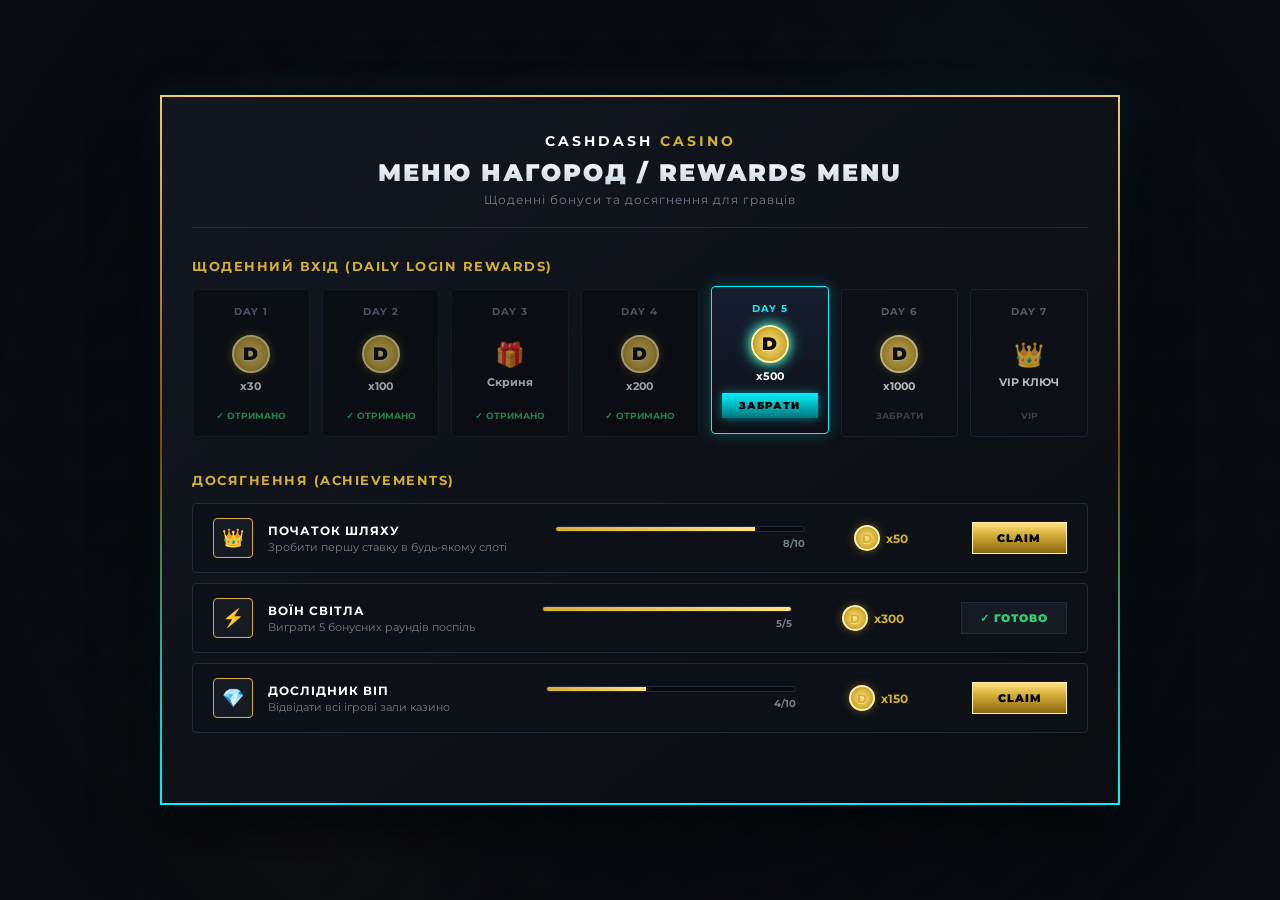
<file: pages/bonus/index.html>
<!DOCTYPE html>
<html lang="uk">
<head>
  <meta charset="UTF-8">
  <meta name="viewport" content="width=device-width, initial-scale=1.0">
  <title>CashDash Casino - Меню Нагород</title>
  <link rel="stylesheet" href="style.css">
  <link rel="preconnect" href="https://fonts.googleapis.com">
  <link rel="preconnect" href="https://fonts.gstatic.com" crossorigin>
  <link href="https://fonts.googleapis.com/css2?family=Montserrat:wght@400;600;700;900&display=swap" rel="stylesheet">
</head>
<body>

  <!-- Фонове сяйво та ефекти -->
  <div class="bg-effects">
    <div class="glow-cyan"></div>
    <div class="glow-gold"></div>
    <div class="bg-pattern"></div>
  </div>

  <!-- Головний контейнер модального вікна нагород -->
  <div class="rewards-modal">
    
    <!-- Заголовок модалки -->
    <div class="modal-header">
      <div class="logo-text">CASHDASH <span class="gold-text">CASINO</span></div>
      <h2>МЕНЮ НАГОРОД / REWARDS MENU</h2>
      <p class="modal-subtitle">Щоденні бонуси та досягнення для гравців</p>
    </div>

    <!-- Секція 1: Щоденний вхід -->
    <div class="rewards-section">
      <div class="section-title">
        <h3>ЩОДЕННИЙ ВХІД (DAILY LOGIN REWARDS)</h3>
      </div>
      
      <div class="daily-grid">
        
        <!-- День 1 -->
        <div class="reward-card claimed">
          <span class="day-badge">DAY 1</span>
          <div class="reward-icon">
            <div class="dashcoin"><span>D</span></div>
            <span class="reward-amount">x30</span>
          </div>
          <div class="reward-status">✓ ОТРИМАНО</div>
        </div>

        <!-- День 2 -->
        <div class="reward-card claimed">
          <span class="day-badge">DAY 2</span>
          <div class="reward-icon">
            <div class="dashcoin"><span>D</span></div>
            <span class="reward-amount">x100</span>
          </div>
          <div class="reward-status">✓ ОТРИМАНО</div>
        </div>

        <!-- День 3 -->
        <div class="reward-card claimed">
          <span class="day-badge">DAY 3</span>
          <div class="reward-icon">
            <div class="chest-icon">🎁</div>
            <span class="reward-amount">Скриня</span>
          </div>
          <div class="reward-status">✓ ОТРИМАНО</div>
        </div>

        <!-- День 4 -->
        <div class="reward-card claimed">
          <span class="day-badge">DAY 4</span>
          <div class="reward-icon">
            <div class="dashcoin"><span>D</span></div>
            <span class="reward-amount">x200</span>
          </div>
          <div class="reward-status">✓ ОТРИМАНО</div>
        </div>

        <!-- День 5 (Активний) -->
        <div class="reward-card active">
          <span class="day-badge">DAY 5</span>
          <div class="reward-icon">
            <div class="dashcoin glow"><span>D</span></div>
            <span class="reward-amount">x500</span>
          </div>
          <button class="btn-claim">ЗАБРАТИ</button>
        </div>

        <!-- День 6 -->
        <div class="reward-card locked">
          <span class="day-badge">DAY 6</span>
          <div class="reward-icon">
            <div class="dashcoin"><span>D</span></div>
            <span class="reward-amount">x1000</span>
          </div>
          <div class="reward-status">ЗАБРАТИ</div>
        </div>

        <!-- День 7 -->
        <div class="reward-card locked ultimate">
          <span class="day-badge">DAY 7</span>
          <div class="reward-icon">
            <div class="chest-icon epic">👑</div>
            <span class="reward-amount">VIP КЛЮЧ</span>
          </div>
          <div class="reward-status">VIP</div>
        </div>

      </div>
    </div>

    <!-- Секція 2: Досягнення -->
    <div class="rewards-section">
      <div class="section-title">
        <h3>ДОСЯГНЕННЯ (ACHIEVEMENTS)</h3>
      </div>

      <div class="achievements-list">
        
        <!-- Досягнення 1 -->
        <div class="achievement-row">
          <div class="ach-info">
            <div class="ach-icon-wrapper">👑</div>
            <div class="ach-text">
              <h4>ПОЧАТОК ШЛЯХУ</h4>
              <p>Зробити першу ставку в будь-якому слоті</p>
            </div>
          </div>
          <div class="ach-progress-container">
            <div class="progress-bar"><div class="progress-fill" style="width: 80%;"></div></div>
            <span class="progress-text">8/10</span>
          </div>
          <div class="ach-reward">
            <div class="dashcoin small"><span>D</span></div>
            <span>x50</span>
          </div>
          <button class="btn-action">CLAIM</button>
        </div>

        <!-- Досягнення 2 -->
        <div class="achievement-row">
          <div class="ach-info">
            <div class="ach-icon-wrapper">⚡</div>
            <div class="ach-text">
              <h4>ВОЇН СВІТЛА</h4>
              <p>Виграти 5 бонусних раундів поспіль</p>
            </div>
          </div>
          <div class="ach-progress-container">
            <div class="progress-bar"><div class="progress-fill" style="width: 100%;"></div></div>
            <span class="progress-text">5/5</span>
          </div>
          <div class="ach-reward">
            <div class="dashcoin small"><span>D</span></div>
            <span>x300</span>
          </div>
          <button class="btn-action claimed-btn" disabled>✓ ГОТОВО</button>
        </div>

        <!-- Досягнення 3 -->
        <div class="achievement-row">
          <div class="ach-info">
            <div class="ach-icon-wrapper">💎</div>
            <div class="ach-text">
              <h4>ДОСЛІДНИК ВІП</h4>
              <p>Відвідати всі ігрові зали казино</p>
            </div>
          </div>
          <div class="ach-progress-container">
            <div class="progress-bar"><div class="progress-fill" style="width: 40%;"></div></div>
            <span class="progress-text">4/10</span>
          </div>
          <div class="ach-reward">
            <div class="dashcoin small"><span>D</span></div>
            <span>x150</span>
          </div>
          <button class="btn-action">CLAIM</button>
        </div>

      </div>
    </div>

  </div>

</body>
</html>
</file>
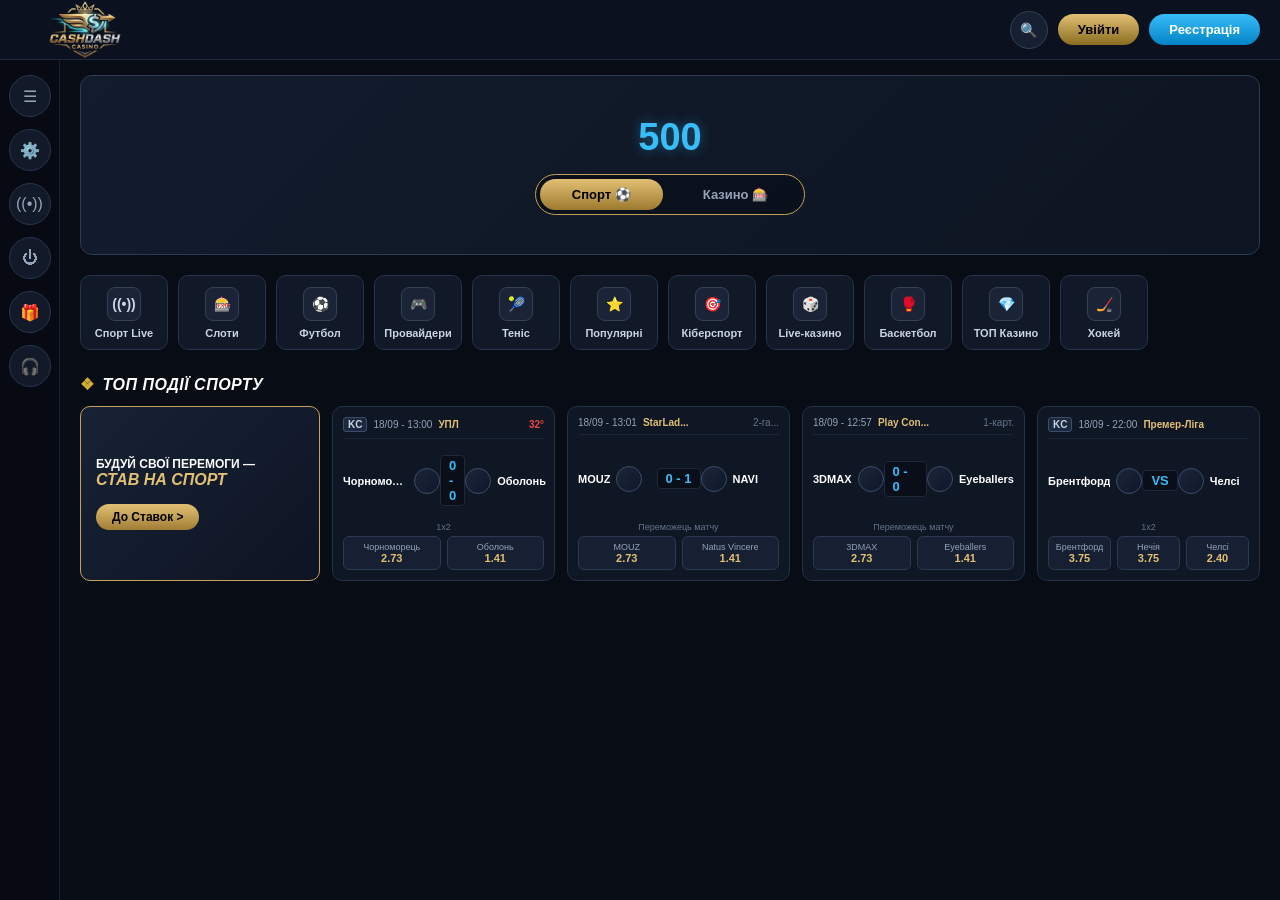
<file: home.html>
<!DOCTYPE html>

<html lang="uk">

<head>

    <meta charset="UTF-8">

    <meta name="viewport" content="width=device-width, initial-scale=1.0">

    <title>CASHDASH CASINO</title>

    <link rel="stylesheet" href="home.css">
   

</head>

<body>



    <!-- Верхня панель (Header) -->
<header class="main-header">
    <div class="logo-container">
        <a href="#">
            <img src="logo.png" alt="CASHDASH CASINO Logo" class="logo-img">
        </a>
    </div>

    <div class="header-actions">
        <button class="icon-btn search-btn" aria-label="Пошук">🔍</button>
        <button class="btn btn-login">Увійти</button>
        <button class="btn btn-register">Реєстрація</button>
    </div>
</header>



    <!-- Головна область (Бічне меню + Контент) -->

    <div class="app-container">

       

        <!-- Ліве бічне меню -->

        <aside class="sidebar">

            <button class="sidebar-btn" title="Меню">

                <span class="icon">☰</span>

            </button>

            <button class="sidebar-btn" title="Налаштування">

                <span class="icon">⚙️</span>

            </button>

            <button class="sidebar-btn" title="Трансляції">

                <span class="icon">((•))</span>

            </button>

            <button class="sidebar-btn" title="Вихід">

                <span class="icon">⏻</span>

            </button>

            <button class="sidebar-btn" title="Бонуси">

                <span class="icon">🎁</span>

            </button>

            <button class="sidebar-btn" title="Підтримка">

                <span class="icon">🎧</span>

            </button>

        </aside>



        <!-- Основна частина -->

        <main class="main-content">

           

            <!-- Центральний банер -->

            <section class="hero-banner">

                <div class="image-placeholder hero-bg-placeholder">

                    <div class="hero-content">

                        <div class="badge-500">500</div>

                        <div class="hero-toggle-buttons">

                            <button class="toggle-btn active">Спорт ⚽</button>

                            <button class="toggle-btn">Казино 🎰</button>

                        </div>

                    </div>

                </div>

            </section>



            <!-- Горизонтальне меню категорій -->

            <section class="categories-section">

                <div class="categories-scroll">

                    <button class="category-card">

                        <div class="image-placeholder icon-box">((•))</div>

                        <span>Спорт Live</span>

                    </button>

                    <button class="category-card">

                        <div class="image-placeholder icon-box">🎰</div>

                        <span>Слоти</span>

                    </button>

                    <button class="category-card">

                        <div class="image-placeholder icon-box">⚽</div>

                        <span>Футбол</span>

                    </button>

                    <button class="category-card">

                        <div class="image-placeholder icon-box">🎮</div>

                        <span>Провайдери</span>

                    </button>

                    <button class="category-card">

                        <div class="image-placeholder icon-box">🎾</div>

                        <span>Teнic</span>

                    </button>

                    <button class="category-card">

                        <div class="image-placeholder icon-box">⭐</div>

                        <span>Популярні</span>

                    </button>

                    <button class="category-card">

                        <div class="image-placeholder icon-box">🎯</div>

                        <span>Кіберспорт</span>

                    </button>

                    <button class="category-card">

                        <div class="image-placeholder icon-box">🎲</div>

                        <span>Live-казино</span>

                    </button>

                    <button class="category-card">

                        <div class="image-placeholder icon-box">🥊</div>

                        <span>Баскетбол</span>

                    </button>

                    <button class="category-card">

                        <div class="image-placeholder icon-box">💎</div>

                        <span>ТОП Казино</span>

                    </button>

                    <button class="category-card">

                        <div class="image-placeholder icon-box">🏒</div>

                        <span>Хокей</span>

                    </button>

                </div>

            </section>



            <!-- Секція ТОП ПОДІЇ СПОРТУ -->

            <section class="sports-section">

                <h2 class="section-title">

                    <span class="title-icon">❖</span> ТОП ПОДІЇ СПОРТУ

                </h2>



                <div class="events-grid">

                   

                    <!-- Лівий промо-банер -->

                    <div class="promo-card">

                        <div class="image-placeholder promo-bg">

                            <div class="promo-content">

                                <h3>БУДУЙ СВОЇ ПЕРЕМОГИ —</h3>

                                <h2>СТАВ НА СПОРТ</h2>

                                <button class="btn btn-gold">До ставок &gt;</button>

                            </div>

                        </div>

                    </div>



                    <!-- Картка 1: Чорноморець - Оболонь -->

                    <div class="match-card">

                        <div class="match-header">

                            <span class="badge">KC</span>

                            <span class="match-time">18/09 - 13:00</span>

                            <span class="league-name">УПЛ</span>

                            <span class="temp">32°</span>

                        </div>

                        <div class="match-teams">

                            <div class="team">

                                <span class="team-name">Чорноморець</span>

                                <div class="image-placeholder team-logo"></div>

                            </div>

                            <div class="score">0 - 0</div>

                            <div class="team">

                                <div class="image-placeholder team-logo"></div>

                                <span class="team-name">Оболонь</span>

                            </div>

                        </div>

                        <div class="match-bets">

                            <div class="bet-label">1x2</div>

                            <div class="bet-buttons">

                                <button class="bet-btn">

                                    <span class="outcome">Чорноморець</span>

                                    <span class="coeff">2.73</span>

                                </button>

                                <button class="bet-btn">

                                    <span class="outcome">Оболонь</span>

                                    <span class="coeff">1.41</span>

                                </button>

                            </div>

                        </div>

                    </div>



                    <!-- Картка 2: MOUZ - Natus Vincere -->

                    <div class="match-card">

                        <div class="match-header">

                            <span class="match-time">18/09 - 13:01</span>

                            <span class="league-name">StarLad...</span>

                            <span class="sub-info">2-ra...</span>

                        </div>

                        <div class="match-teams">

                            <div class="team">

                                <span class="team-name">MOUZ</span>

                                <div class="image-placeholder team-logo"></div>

                            </div>

                            <div class="score">0 - 1</div>

                            <div class="team">

                                <div class="image-placeholder team-logo"></div>

                                <span class="team-name">NAVI</span>

                            </div>

                        </div>

                        <div class="match-bets">

                            <div class="bet-label">Переможець матчу</div>

                            <div class="bet-buttons">

                                <button class="bet-btn">

                                    <span class="outcome">MOUZ</span>

                                    <span class="coeff">2.73</span>

                                </button>

                                <button class="bet-btn">

                                    <span class="outcome">Natus Vincere</span>

                                    <span class="coeff">1.41</span>

                                </button>

                            </div>

                        </div>

                    </div>



                    <!-- Картка 3: 3DMAX - Eyeballers -->

                    <div class="match-card">

                        <div class="match-header">

                            <span class="match-time">18/09 - 12:57</span>

                            <span class="league-name">Play Con...</span>

                            <span class="sub-info">1-карт.</span>

                        </div>

                        <div class="match-teams">

                            <div class="team">

                                <span class="team-name">3DMAX</span>

                                <div class="image-placeholder team-logo"></div>

                            </div>

                            <div class="score">0 - 0</div>

                            <div class="team">

                                <div class="image-placeholder team-logo"></div>

                                <span class="team-name">Eyeballers</span>

                            </div>

                        </div>

                        <div class="match-bets">

                            <div class="bet-label">Переможець матчу</div>

                            <div class="bet-buttons">

                                <button class="bet-btn">

                                    <span class="outcome">3DMAX</span>

                                    <span class="coeff">2.73</span>

                                </button>

                                <button class="bet-btn">

                                    <span class="outcome">Eyeballers</span>

                                    <span class="coeff">1.41</span>

                                </button>

                            </div>

                        </div>

                    </div>



                    <!-- Картка 4: Брентфорд - Челсі -->

                    <div class="match-card">

                        <div class="match-header">

                            <span class="badge">KC</span>

                            <span class="match-time">18/09 - 22:00</span>

                            <span class="league-name">Премер-Ліга</span>

                        </div>

                        <div class="match-teams">

                            <div class="team">

                                <span class="team-name">Брентфорд</span>

                                <div class="image-placeholder team-logo"></div>

                            </div>

                            <div class="score">VS</div>

                            <div class="team">

                                <div class="image-placeholder team-logo"></div>

                                <span class="team-name">Челсі</span>

                            </div>

                        </div>

                        <div class="match-bets">

                            <div class="bet-label">1x2</div>

                            <div class="bet-buttons triple">

                                <button class="bet-btn">

                                    <span class="outcome">Брентфорд</span>

                                    <span class="coeff">3.75</span>

                                </button>

                                <button class="bet-btn">

                                    <span class="outcome">Нечія</span>

                                    <span class="coeff">3.75</span>

                                </button>

                                <button class="bet-btn">

                                    <span class="outcome">Челсі</span>

                                    <span class="coeff">2.40</span>

                                </button>

                            </div>

                        </div>

                    </div>



                </div>

            </section>



        </main>

    </div>



</body>

</html>
</file>
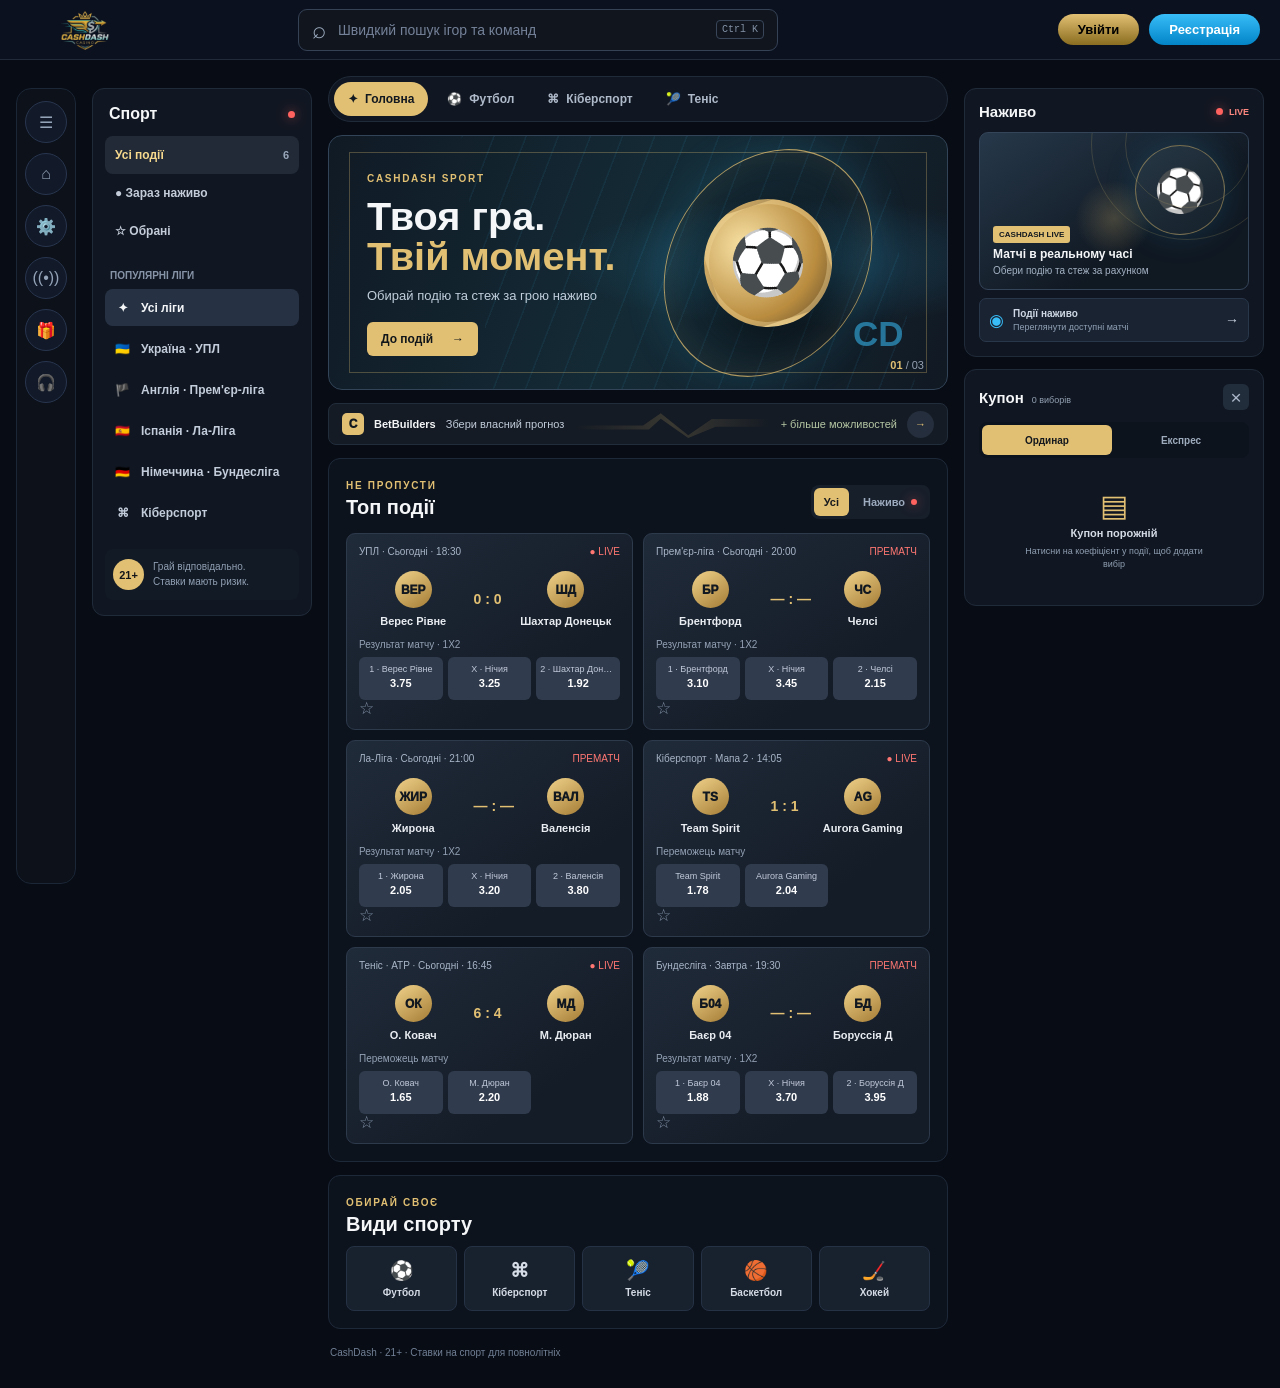
<file: pages/bet/bet.html>
<!DOCTYPE html>
<html lang="uk">
<head>
	<meta charset="UTF-8">
	<meta name="viewport" content="width=device-width, initial-scale=1.0">
	<meta name="theme-color" content="#080c14">
	<title>Ставки на спорт | CashDash</title>
	<link rel="stylesheet" href="bet.css">
	<link rel="stylesheet" href="../shared-navigation.css">
	<script src="../account/account.js" defer></script>
	<script src="bet.js" defer></script>
	<script src="../shared-navigation.js" defer></script>
</head>
<body>
	<header class="topbar">
		<a class="brand" href="../home/home.html" aria-label="CashDash, на головну">
			<img src="../logo2.png" alt="CashDash Casino" class="brand-logo">
		</a>
		<label class="search-box">
			<span aria-hidden="true">⌕</span>
			<input id="event-search" type="search" placeholder="Швидкий пошук ігор та команд" aria-label="Пошук подій">
			<kbd>Ctrl K</kbd>
		</label>
		<div class="top-actions" data-account-actions></div>
	</header>

	<div class="page-layout">
		<nav class="side-rail cashdash-sidebar" aria-label="Головна навігація">
			<button class="rail-item" type="button" data-nav-action="menu" aria-expanded="false" title="Меню" aria-label="Розгорнути меню"><span class="icon">☰</span><span class="nav-item-label">Меню</span></button>
			<a class="rail-item" href="../home/home.html" title="Головна сторінка" aria-label="Перейти на головну сторінку"><span class="icon">⌂</span><span class="nav-item-label">Головна сторінка</span></a>
			<button class="rail-item" type="button" data-nav-action="settings" title="Налаштування" aria-label="Налаштування"><span class="icon">⚙️</span><span class="nav-item-label">Налаштування</span></button>
			<button class="rail-item" type="button" data-nav-action="live" title="Трансляції" aria-label="Перейти до спортивних подій"><span class="icon">((•))</span><span class="nav-item-label">Трансляції</span></button>
			<button class="rail-item" type="button" data-nav-action="bonuses" title="Бонуси" aria-label="Бонуси"><span class="icon">🎁</span><span class="nav-item-label">Бонуси</span></button>
			<button class="rail-item" type="button" data-nav-action="support" title="Підтримка" aria-label="Підтримка"><span class="icon">🎧</span><span class="nav-item-label">Підтримка</span></button>
		</nav>

		<aside class="league-panel" aria-label="Спортивна навігація">
			<div class="panel-heading"><span>Спорт</span><span class="live-dot" aria-hidden="true"></span></div>
			<button class="quick-filter is-selected" type="button" data-filter="all">Усі події <span id="event-count">0</span></button>
			<button class="quick-filter" type="button" data-filter="live">● Зараз наживо</button>
			<button class="quick-filter" type="button" data-filter="favorites">☆ Обрані</button>
			<div class="league-heading">Популярні ліги</div>
			<div class="league-list">
				<button class="league-button is-selected" type="button" data-league="all"><span>✦</span> Усі ліги</button>
				<button class="league-button" type="button" data-league="УПЛ"><span>🇺🇦</span> Україна · УПЛ</button>
				<button class="league-button" type="button" data-league="Прем'єр-ліга"><span>🏴</span> Англія · Прем'єр-ліга</button>
				<button class="league-button" type="button" data-league="Ла-Ліга"><span>🇪🇸</span> Іспанія · Ла-Ліга</button>
				<button class="league-button" type="button" data-league="Бундесліга"><span>🇩🇪</span> Німеччина · Бундесліга</button>
				<button class="league-button" type="button" data-league="Кіберспорт"><span>⌘</span> Кіберспорт</button>
			</div>
			<div class="responsible-note"><span>21+</span><p>Грай відповідально.<br>Ставки мають ризик.</p></div>
		</aside>

		<main class="main-content">
			<nav class="sport-tabs" aria-label="Категорії спорту">
				<button class="sport-tab is-active" type="button" data-sport="all">✦ <span>Головна</span></button>
				<button class="sport-tab" type="button" data-sport="football">⚽ <span>Футбол</span></button>
				<button class="sport-tab" type="button" data-sport="esports">⌘ <span>Кіберспорт</span></button>
				<button class="sport-tab" type="button" data-sport="tennis">🎾 <span>Теніс</span></button>
			</nav>

			<section class="hero-banner" aria-label="Промо CashDash">
				<div class="hero-copy">
					<span class="eyebrow">CASHDASH SPORT</span>
					<h1>Твоя гра.<br><em>Твій момент.</em></h1>
					<p>Обирай подію та стеж за грою наживо</p>
					<a href="#events" class="hero-button">До подій <span aria-hidden="true">→</span></a>
				</div>
				<div class="hero-art" aria-hidden="true">
					<div class="art-ring"></div><div class="art-ball">⚽</div>
					<span class="art-mark">CD</span>
				</div>
				<div class="hero-index">01 <span>/ 03</span></div>
			</section>

			<section class="builder-strip" aria-label="CashDash BetBuilders">
				<span class="builder-mark">C</span><strong>BetBuilders</strong><span>Збери власний прогноз</span>
				<span class="builder-line" aria-hidden="true"></span><span class="builder-odds">+ більше можливостей</span>
				<button type="button" data-toast="Конструктор прогнозів скоро з'явиться" aria-label="Дізнатися більше">→</button>
			</section>

			<section class="events-section" id="events">
				<div class="section-heading">
					<div><span class="eyebrow">НЕ ПРОПУСТИ</span><h2>Топ події</h2></div>
					<div class="heading-controls" role="group" aria-label="Фільтр подій">
						<button class="view-filter is-active" type="button" data-filter="all">Усі</button>
						<button class="view-filter" type="button" data-filter="live">Наживо <i class="live-dot"></i></button>
					</div>
				</div>
				<div class="event-grid" id="event-grid" aria-live="polite"></div>
				<div class="empty-results" id="empty-results" hidden>За цими фільтрами подій не знайдено.</div>
			</section>

			<section class="discover-section" aria-label="Швидкий вибір спорту">
				<div class="section-heading compact-heading"><div><span class="eyebrow">ОБИРАЙ СВОЄ</span><h2>Види спорту</h2></div></div>
				<div class="sport-categories">
					<button type="button" data-sport="football"><span>⚽</span>Футбол</button>
					<button type="button" data-sport="esports"><span>⌘</span>Кіберспорт</button>
					<button type="button" data-sport="tennis"><span>🎾</span>Теніс</button>
					<button type="button" data-toast="Події баскетболу скоро з'являться"><span>🏀</span>Баскетбол</button>
					<button type="button" data-toast="Події хокею скоро з'являться"><span>🏒</span>Хокей</button>
				</div>
			</section>
			<footer class="page-footer">CashDash · 21+ · Ставки на спорт для повнолітніх</footer>
		</main>

		<aside class="right-panel" aria-label="Купон ставок">
			<section class="live-panel">
				<div class="right-heading"><h2>Наживо</h2><span class="live-label"><i class="live-dot"></i> LIVE</span></div>
				<div class="live-preview">
					<div class="preview-orbit"><span>⚽</span></div>
					<span class="preview-tag">CASHDASH LIVE</span>
					<strong>Матчі в реальному часі</strong>
					<span class="preview-caption">Обери подію та стеж за рахунком</span>
				</div>
				<button class="live-event" type="button" data-live-shortcut="true">
					<span class="live-event-icon">◉</span><span><strong>Події наживо</strong><small>Переглянути доступні матчі</small></span><span>→</span>
				</button>
			</section>

			<section class="coupon-panel" id="coupon-panel">
				<div class="coupon-header">
					<div><h2>Купон</h2><span id="coupon-count">0 виборів</span></div>
					<button class="clear-coupon" id="clear-coupon" type="button" title="Очистити купон" aria-label="Очистити купон">×</button>
				</div>
				<div class="coupon-tabs" role="tablist" aria-label="Тип ставки">
					<button class="coupon-tab is-active" type="button" role="tab" aria-selected="true" data-mode="single">Ординар</button>
					<button class="coupon-tab" type="button" role="tab" aria-selected="false" data-mode="multiple">Експрес</button>
				</div>
				<div id="coupon-selections" class="coupon-selections"></div>
				<div id="coupon-empty" class="coupon-empty"><span class="empty-ticket">▤</span><strong>Купон порожній</strong><p>Натисни на коефіцієнт у події, щоб додати вибір</p></div>
				<div class="coupon-calculation" id="coupon-calculation" hidden>
					<label for="stake-input">Сума ставки <span>₴</span></label>
					<div class="stake-input-wrap"><input id="stake-input" type="number" min="1" step="1" inputmode="decimal" placeholder="Введи суму"><span>₴</span></div>
					<div class="stake-presets" aria-label="Швидкий вибір суми">
						<button type="button" data-stake="50">50</button><button type="button" data-stake="100">100</button><button type="button" data-stake="250">250</button>
					</div>
					<div class="calculation-row"><span>Загальний коефіцієнт</span><strong id="total-odds">1.00</strong></div>
					<div class="calculation-row potential-row"><span>Можливий виграш</span><strong id="potential-win">0.00 ₴</strong></div>
					<button class="place-bet" id="place-bet" type="button">Зробити ставку <span>→</span></button>
					<p class="demo-note">Демо-інтерфейс. Реальні ставки недоступні.</p>
				</div>
			</section>
			<div class="toast" id="toast" role="status" aria-live="polite"></div>
		</aside>
	</div>

	<dialog class="sidebar-panel" id="sidebar-panel" aria-labelledby="sidebar-panel-title">
		<div class="sidebar-panel-header">
			<h2 id="sidebar-panel-title"></h2>
			<button class="panel-close" id="sidebar-panel-close" type="button" aria-label="Закрити">×</button>
		</div>
		<div class="sidebar-panel-content" id="sidebar-panel-content"></div>
	</dialog>
</body>
</html>
</file>
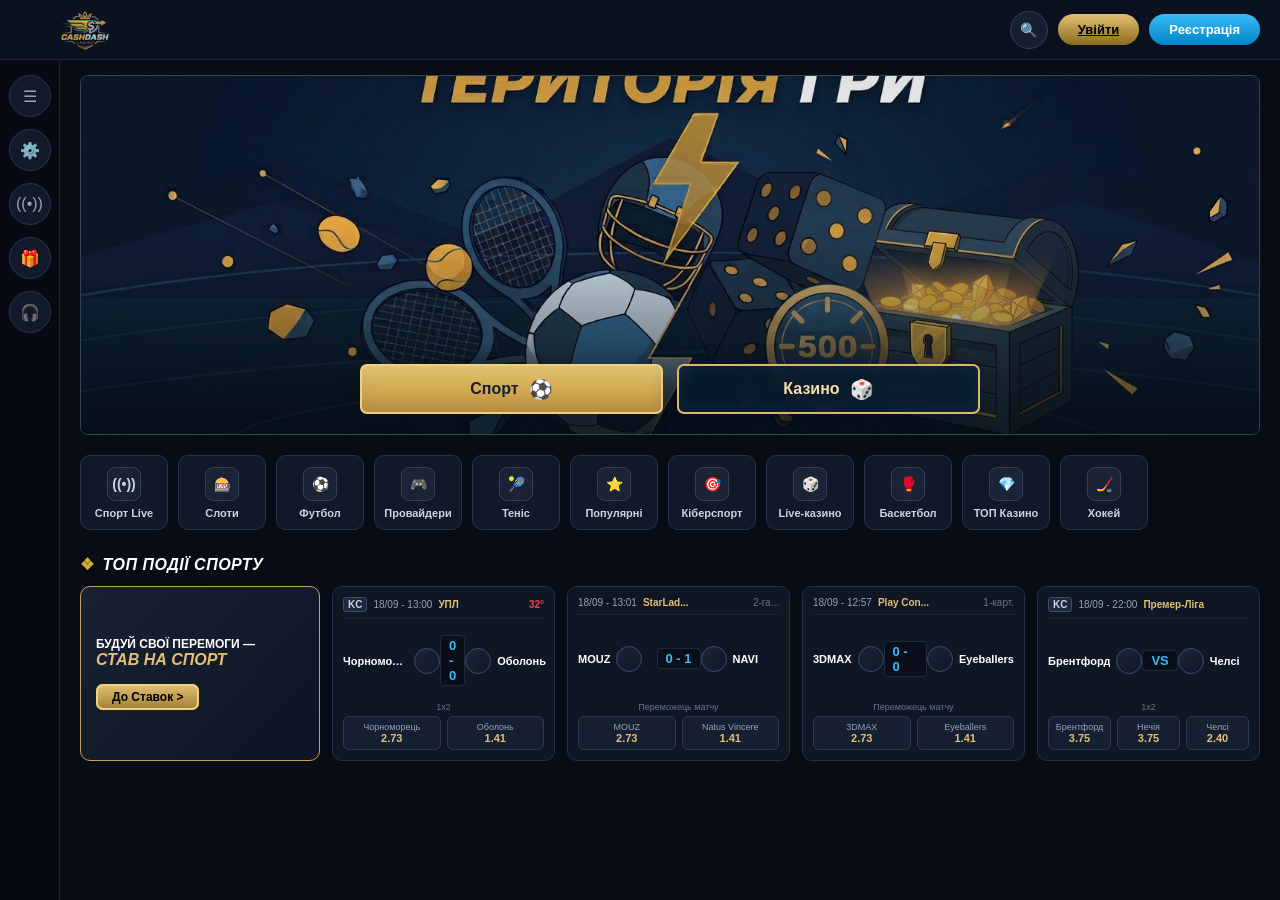
<file: pages/home/home.html>
<!DOCTYPE html>

<html lang="uk">

<head>

    <meta charset="UTF-8">

    <meta name="viewport" content="width=device-width, initial-scale=1.0">

    <title>CASHDASH CASINO</title>

    <link rel="stylesheet" href="home.css">
    <link rel="stylesheet" href="../shared-navigation.css">
    <script src="../shared-navigation.js" defer></script>

</head>

<body>



    <!-- Верхня панель (Header) -->
<header class="main-header">
    <div class="logo-container">
        <a href="home.html" aria-label="Перейти на головну сторінку">
            <img src="../logo2.png" alt="CASHDASH CASINO Logo" class="logo-img">
        </a>
    </div>

    <div class="header-actions">
        <button class="icon-btn search-btn" aria-label="Пошук">🔍</button>
        <div class="account-actions" data-account-actions></div>
    </div>
</header>



    <!-- Головна область (Бічне меню + Контент) -->

    <div class="app-container">

        <!-- Ліве бічне меню -->

        <aside class="sidebar cashdash-sidebar">

            <button class="sidebar-btn" type="button" title="Меню" aria-label="Розгорнути меню" aria-expanded="false" data-sidebar-action="menu">

                <span class="icon">☰</span>
                <span class="sidebar-label">Меню</span>

            </button>

            <button class="sidebar-btn" type="button" title="Налаштування" aria-label="Налаштування" data-sidebar-action="settings">

                <span class="icon">⚙️</span>
                <span class="sidebar-label">Налаштування</span>

            </button>

            <button class="sidebar-btn" type="button" title="Трансляції" aria-label="Перейти до спортивних подій" data-sidebar-action="live">

                <span class="icon">((•))</span>
                <span class="sidebar-label">Трансляції</span>

            </button>

            <button class="sidebar-btn" type="button" title="Бонуси" aria-label="Бонуси" data-sidebar-action="bonuses">

                <span class="icon">🎁</span>
                <span class="sidebar-label">Бонуси</span>

            </button>

            <button class="sidebar-btn" type="button" title="Підтримка" aria-label="Підтримка" data-sidebar-action="support">

                <span class="icon">🎧</span>
                <span class="sidebar-label">Підтримка</span>

            </button>

        </aside>



        <!-- Основна частина -->

        <main class="main-content">

           

            <!-- Центральний банер -->

            <section class="hero-banner" aria-label="Територія гри">
                <div class="hero-bg-placeholder">
                    <img class="hero-art" src="home-baner.jpg" alt="Територія гри — спортивні події та казино" aria-hidden="true">
                    <div class="hero-shade" aria-hidden="true"></div>
                    <div class="hero-content">
                        <div class="hero-toggle-buttons">
                            <a class="toggle-btn active" href="../bet/bet.html"><span>Спорт</span><span class="toggle-icon" aria-hidden="true">⚽</span></a>
                            <button class="toggle-btn" type="button"><span>Казино</span><span class="toggle-icon" aria-hidden="true">🎲</span></button>
                        </div>
                    </div>
                </div>
            </section>



            <!-- Горизонтальне меню категорій -->

            <section class="categories-section">

                <div class="categories-scroll">

                    <button class="category-card">

                        <div class="image-placeholder icon-box">((•))</div>

                        <span>Спорт Live</span>

                    </button>

                    <button class="category-card">

                        <div class="image-placeholder icon-box">🎰</div>

                        <span>Слоти</span>

                    </button>

                    <button class="category-card">

                        <div class="image-placeholder icon-box">⚽</div>

                        <span>Футбол</span>

                    </button>

                    <button class="category-card">

                        <div class="image-placeholder icon-box">🎮</div>

                        <span>Провайдери</span>

                    </button>

                    <button class="category-card">

                        <div class="image-placeholder icon-box">🎾</div>

                        <span>Teнic</span>

                    </button>

                    <button class="category-card">

                        <div class="image-placeholder icon-box">⭐</div>

                        <span>Популярні</span>

                    </button>

                    <button class="category-card">

                        <div class="image-placeholder icon-box">🎯</div>

                        <span>Кіберспорт</span>

                    </button>

                    <button class="category-card">

                        <div class="image-placeholder icon-box">🎲</div>

                        <span>Live-казино</span>

                    </button>

                    <button class="category-card">

                        <div class="image-placeholder icon-box">🥊</div>

                        <span>Баскетбол</span>

                    </button>

                    <button class="category-card">

                        <div class="image-placeholder icon-box">💎</div>

                        <span>ТОП Казино</span>

                    </button>

                    <button class="category-card">

                        <div class="image-placeholder icon-box">🏒</div>

                        <span>Хокей</span>

                    </button>

                </div>

            </section>



            <!-- Секція ТОП ПОДІЇ СПОРТУ -->

            <section class="sports-section">

                <h2 class="section-title">

                    <span class="title-icon">❖</span> ТОП ПОДІЇ СПОРТУ

                </h2>



                <div class="events-grid">

                   

                    <!-- Лівий промо-банер -->

                    <div class="promo-card">

                        <div class="image-placeholder promo-bg">

                            <div class="promo-content">

                                <h3>БУДУЙ СВОЇ ПЕРЕМОГИ —</h3>

                                <h2>СТАВ НА СПОРТ</h2>

                                <a class="btn btn-gold" href="../bet/bet.html">До ставок &gt;</a>

                            </div>

                        </div>

                    </div>



                    <!-- Картка 1: Чорноморець - Оболонь -->

                    <div class="match-card">

                        <div class="match-header">

                            <span class="badge">KC</span>

                            <span class="match-time">18/09 - 13:00</span>

                            <span class="league-name">УПЛ</span>

                            <span class="temp">32°</span>

                        </div>

                        <div class="match-teams">

                            <div class="team">

                                <span class="team-name">Чорноморець</span>

                                <div class="image-placeholder team-logo"></div>

                            </div>

                            <div class="score">0 - 0</div>

                            <div class="team">

                                <div class="image-placeholder team-logo"></div>

                                <span class="team-name">Оболонь</span>

                            </div>

                        </div>

                        <div class="match-bets">

                            <div class="bet-label">1x2</div>

                            <div class="bet-buttons">

                                <button class="bet-btn">

                                    <span class="outcome">Чорноморець</span>

                                    <span class="coeff">2.73</span>

                                </button>

                                <button class="bet-btn">

                                    <span class="outcome">Оболонь</span>

                                    <span class="coeff">1.41</span>

                                </button>

                            </div>

                        </div>

                    </div>



                    <!-- Картка 2: MOUZ - Natus Vincere -->

                    <div class="match-card">

                        <div class="match-header">

                            <span class="match-time">18/09 - 13:01</span>

                            <span class="league-name">StarLad...</span>

                            <span class="sub-info">2-ra...</span>

                        </div>

                        <div class="match-teams">

                            <div class="team">

                                <span class="team-name">MOUZ</span>

                                <div class="image-placeholder team-logo"></div>

                            </div>

                            <div class="score">0 - 1</div>

                            <div class="team">

                                <div class="image-placeholder team-logo"></div>

                                <span class="team-name">NAVI</span>

                            </div>

                        </div>

                        <div class="match-bets">

                            <div class="bet-label">Переможець матчу</div>

                            <div class="bet-buttons">

                                <button class="bet-btn">

                                    <span class="outcome">MOUZ</span>

                                    <span class="coeff">2.73</span>

                                </button>

                                <button class="bet-btn">

                                    <span class="outcome">Natus Vincere</span>

                                    <span class="coeff">1.41</span>

                                </button>

                            </div>

                        </div>

                    </div>



                    <!-- Картка 3: 3DMAX - Eyeballers -->

                    <div class="match-card">

                        <div class="match-header">

                            <span class="match-time">18/09 - 12:57</span>

                            <span class="league-name">Play Con...</span>

                            <span class="sub-info">1-карт.</span>

                        </div>

                        <div class="match-teams">

                            <div class="team">

                                <span class="team-name">3DMAX</span>

                                <div class="image-placeholder team-logo"></div>

                            </div>

                            <div class="score">0 - 0</div>

                            <div class="team">

                                <div class="image-placeholder team-logo"></div>

                                <span class="team-name">Eyeballers</span>

                            </div>

                        </div>

                        <div class="match-bets">

                            <div class="bet-label">Переможець матчу</div>

                            <div class="bet-buttons">

                                <button class="bet-btn">

                                    <span class="outcome">3DMAX</span>

                                    <span class="coeff">2.73</span>

                                </button>

                                <button class="bet-btn">

                                    <span class="outcome">Eyeballers</span>

                                    <span class="coeff">1.41</span>

                                </button>

                            </div>

                        </div>

                    </div>



                    <!-- Картка 4: Брентфорд - Челсі -->

                    <div class="match-card">

                        <div class="match-header">

                            <span class="badge">KC</span>

                            <span class="match-time">18/09 - 22:00</span>

                            <span class="league-name">Премер-Ліга</span>

                        </div>

                        <div class="match-teams">

                            <div class="team">

                                <span class="team-name">Брентфорд</span>

                                <div class="image-placeholder team-logo"></div>

                            </div>

                            <div class="score">VS</div>

                            <div class="team">

                                <div class="image-placeholder team-logo"></div>

                                <span class="team-name">Челсі</span>

                            </div>

                        </div>

                        <div class="match-bets">

                            <div class="bet-label">1x2</div>

                            <div class="bet-buttons triple">

                                <button class="bet-btn">

                                    <span class="outcome">Брентфорд</span>

                                    <span class="coeff">3.75</span>

                                </button>

                                <button class="bet-btn">

                                    <span class="outcome">Нечія</span>

                                    <span class="coeff">3.75</span>

                                </button>

                                <button class="bet-btn">

                                    <span class="outcome">Челсі</span>

                                    <span class="coeff">2.40</span>

                                </button>

                            </div>

                        </div>

                    </div>



                </div>

            </section>



        </main>

    </div>

    <dialog class="sidebar-panel" id="sidebar-panel" aria-labelledby="sidebar-panel-title">
        <div class="sidebar-panel-header">
            <h2 id="sidebar-panel-title"></h2>
            <button class="panel-close" id="sidebar-panel-close" type="button" aria-label="Закрити">×</button>
        </div>
        <div class="sidebar-panel-content" id="sidebar-panel-content"></div>
    </dialog>

    <script src="../account/account.js"></script>
    <script src="home.js"></script>
</body>

</html>
</file>
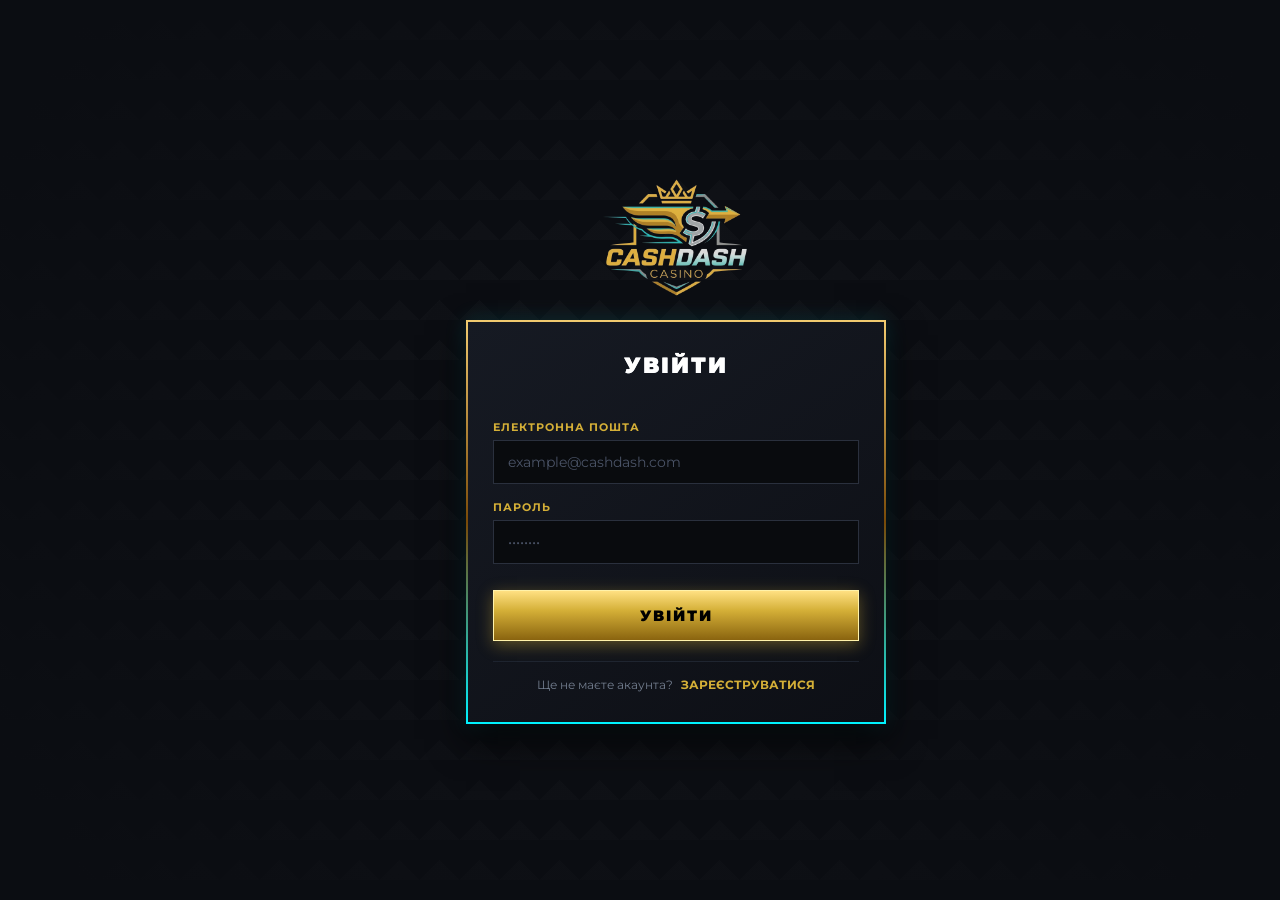
<file: pages/profile/profile.html>
<!DOCTYPE html>
<html lang="uk">
<head>
    <meta charset="UTF-8">
    <meta name="viewport" content="width=device-width, initial-scale=1.0">
    <meta name="theme-color" content="#080c14">
    <title>Профіль | CashDash</title>
    <link rel="stylesheet" href="profile.css">
    <link rel="stylesheet" href="../shared-navigation.css">
    <script src="../account/account.js" defer></script>
    <script src="profile.js" defer></script>
    <script src="../shared-navigation.js" defer></script>
</head>
<body>
    <header class="profile-header">
        <a class="profile-brand" href="../home/home.html"><img src="../logo2.png" alt="CashDash"></a>
        <nav aria-label="Навігація профілю">
            <a href="../home/home.html">Головна</a>
            <a href="../bet/bet.html">Спорт</a>
        </nav>
        <div class="profile-header-actions" data-account-actions></div>
    </header>

    <main class="profile-page">
        <div class="page-heading">
            <div><span class="eyebrow">ОСОБИСТИЙ КАБІНЕТ</span><h1>Мій профіль</h1></div>
            <button class="logout-button" type="button" id="logout-button">Вийти</button>
        </div>

        <section class="stats-grid" aria-label="Статистика">
            <article class="stat-item"><span>Демо-ставки</span><strong id="stat-bets">0</strong></article>
            <article class="stat-item"><span>Сума ставок</span><strong id="stat-stake">0 ₴</strong></article>
            <article class="stat-item"><span>Обране</span><strong id="stat-favorites">0</strong></article>
        </section>

        <div class="profile-columns">
            <section class="profile-section">
                <div class="section-heading"><div><span class="eyebrow">ОБЛІКОВИЙ ЗАПИС</span><h2>Особисті дані</h2></div></div>
                <form id="profile-form" class="profile-form">
                    <div class="avatar-row">
                        <div class="avatar-preview" id="avatar-preview" aria-label="Аватар профілю"></div>
                        <label class="upload-button" for="avatar-input">Змінити фото</label>
                        <input id="avatar-input" type="file" accept="image/*" hidden>
                        <button class="text-button" id="remove-avatar" type="button">Прибрати</button>
                    </div>
                    <label>Ім’я користувача<input name="name" type="text" maxlength="40" required></label>
                    <label>Електронна пошта<input name="email" type="email" required></label>
                    <label>Телефон<input name="phone" type="tel" maxlength="24" required></label>
                    <p class="form-status" id="profile-status" role="status"></p>
                    <button class="primary-button" type="submit">Зберегти зміни</button>
                </form>

                <form id="password-form" class="profile-form password-form">
                    <h3>Зміна пароля</h3>
                    <label>Поточний пароль<input name="currentPassword" type="password" autocomplete="current-password" required></label>
                    <label>Новий пароль<input name="newPassword" type="password" minlength="8" autocomplete="new-password" required></label>
                    <p class="form-status" id="password-status" role="status"></p>
                    <button class="secondary-button" type="submit">Оновити пароль</button>
                </form>
            </section>

            <section class="profile-section history-section">
                <div class="section-heading"><div><span class="eyebrow">АКТИВНІСТЬ</span><h2>Історія демо-ставок</h2></div></div>
                <p class="demo-disclaimer">Це історія тренувальних дій. Реальні ставки не приймаються.</p>
                <div class="history-list" id="bet-history"></div>
            </section>
        </div>
    </main>
</body>
</html>
</file>
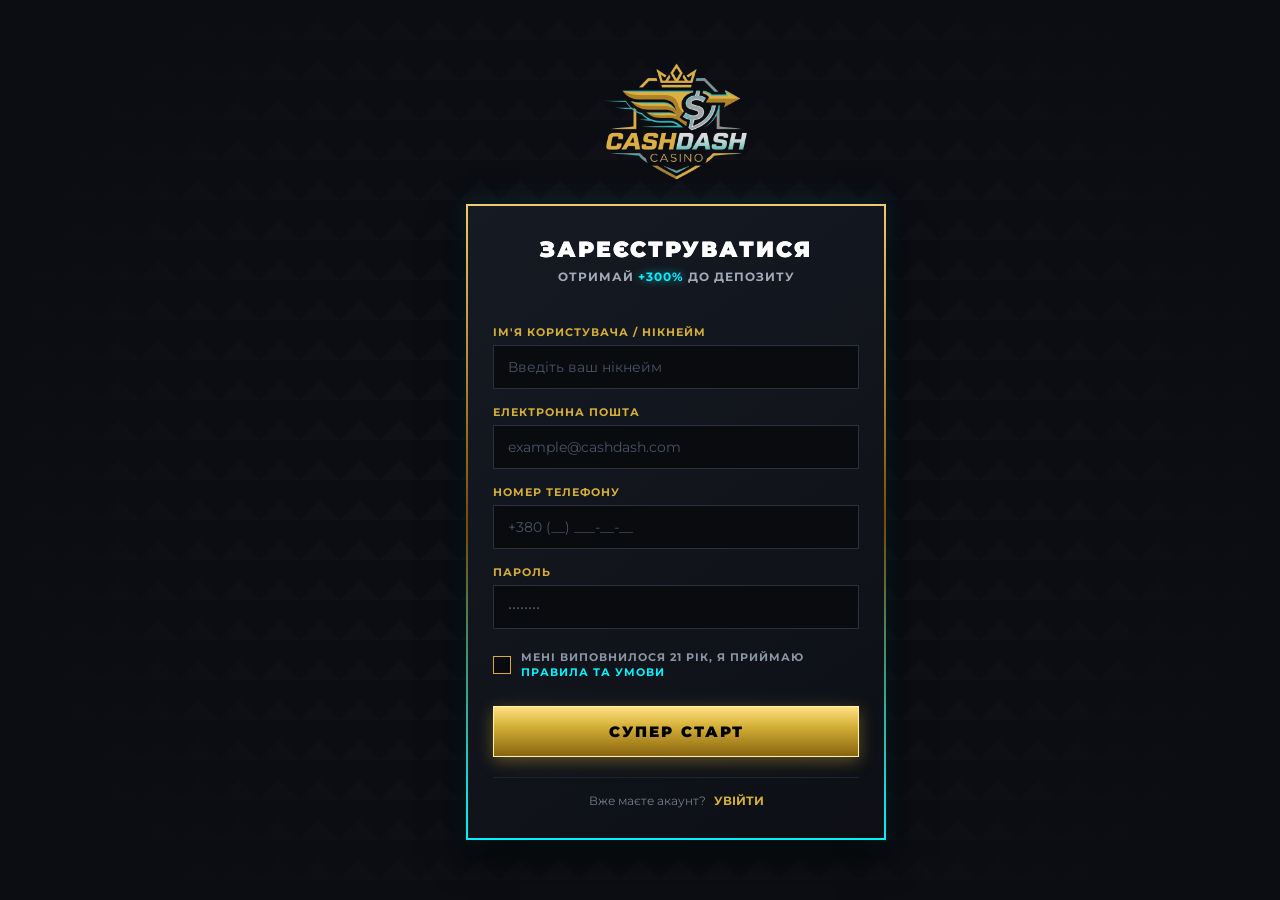
<file: pages/register/register.html>
<!DOCTYPE html>
<html lang="uk">
<head>
  <meta charset="UTF-8">
  <meta name="viewport" content="width=device-width, initial-scale=1.0">
  <title>CashDash Casino - Реєстрація</title>
  <link rel="stylesheet" href="register.css">
  <link rel="stylesheet" href="../shared-navigation.css">
  <link rel="preconnect" href="https://fonts.googleapis.com">
  <link rel="preconnect" href="https://fonts.gstatic.com" crossorigin>
  <link href="https://fonts.googleapis.com/css2?family=Montserrat:ital,wght@0,500;0,700;0,900;1,900&display=swap" rel="stylesheet">
</head>
<body>

  <!-- Фон із неоновим та золотим сяйвом -->
  <div class="bg-effects">
    <div class="bg-pattern"></div>
  </div>

  <div class="registration-wrapper">
    
    <!-- Верхній логотип (Зображення) -->
    <div class="logo-container">
      <a href="../home/home.html" aria-label="Перейти на головну сторінку">
        <img src="../logo2.png" alt="CashDash Casino Logo" class="logo-img">
      </a>
    </div>

    <!-- Картка реєстрації -->
    <div class="register-card">
      <div class="card-header">
        <h2>ЗАРЕЄСТРУВАТИСЯ</h2>
        <p class="bonus-tag">ОТРИМАЙ <span>+300%</span> ДО ДЕПОЗИТУ</p>
      </div>

      <form class="register-form" action="#" method="post">
        
        <div class="form-group">
          <label for="username">Ім'я користувача / Нікнейм</label>
          <div class="input-box">
            <input type="text" id="username" name="username" placeholder="Введіть ваш нікнейм" required autocomplete="off">
          </div>
        </div>

        <div class="form-group">
          <label for="email">Електронна пошта</label>
          <div class="input-box">
            <input type="email" id="email" name="email" placeholder="example@cashdash.com" required autocomplete="off">
          </div>
        </div>

        <div class="form-group">
          <label for="phone">Номер телефону</label>
          <div class="input-box">
            <input type="tel" id="phone" name="phone" placeholder="+380 (__) ___-__-__" required autocomplete="off">
          </div>
        </div>

        <div class="form-group">
          <label for="password">Пароль</label>
          <div class="input-box">
            <input type="password" id="password" name="password" placeholder="••••••••" required>
          </div>
        </div>

        <div class="form-group checkbox-group">
          <label class="custom-checkbox">
            <input type="checkbox" required>
            <span class="checkmark"></span>
            <span class="checkbox-text">Мені виповнилося 21 рік, я приймаю <a href="#">Правила та Умови</a></span>
          </label>
        </div>

        <button type="submit" class="btn-register">
          <span>СУПЕР СТАРТ</span>
        </button>

      </form>

      <div class="card-footer">
        <p>Вже маєте акаунт? <a href="#" class="link-login" data-auth-toggle>УВІЙТИ</a></p>
      </div>

    </div>

  </div>

  <script src="../account/account.js"></script>
  <script src="register.js"></script>
</body>
</html>
</file>
<file: pages/bonus/style.css>
/* =========================================================
   CASHDASH CASINO - REWARDS MENU STYLES
   ========================================================= */

* {
  box-sizing: border-box;
  margin: 0;
  padding: 0;
  font-family: 'Montserrat', sans-serif;
}

body {
  background-color: #080a0f;
  color: #ffffff;
  min-height: 100vh;
  display: flex;
  justify-content: center;
  align-items: center;
  overflow-x: hidden;
  position: relative;
  padding: 20px;
}

/* --- Ефекти фону --- */
.bg-effects {
  position: fixed;
  width: 100%;
  height: 100%;
  top: 0;
  left: 0;
  z-index: 1;
  pointer-events: none;
}

.bg-pattern {
  position: absolute;
  width: 100%;
  height: 100%;
  background-image: 
    radial-gradient(circle at 50% 50%, transparent 10%, #080a0f 90%),
    linear-gradient(45deg, rgba(212, 175, 55, 0.015) 25%, transparent 25%),
    linear-gradient(-45deg, rgba(212, 175, 55, 0.015) 25%, transparent 25%);
  background-size: 100% 100%, 60px 60px, 60px 60px;
}

.glow-cyan {
  position: absolute;
  top: 10%;
  left: 80%;
  transform: translate(-50%, -50%);
  width: 400px;
  height: 400px;
  background: radial-gradient(circle, rgba(0, 242, 254, 0.12) 0%, rgba(0, 0, 0, 0) 70%);
  filter: blur(60px);
}

.glow-gold {
  position: absolute;
  bottom: 10%;
  left: 20%;
  transform: translate(-50%, 50%);
  width: 500px;
  height: 500px;
  background: radial-gradient(circle, rgba(212, 175, 55, 0.12) 0%, rgba(0, 0, 0, 0) 70%);
  filter: blur(70px);
}

/* --- Модальне вікно --- */
.rewards-modal {
  position: relative;
  z-index: 2;
  width: 100%;
  max-width: 960px;
  background: linear-gradient(145deg, #131720 0%, #0a0c10 100%);
  border: 2px solid;
  border-image: linear-gradient(180deg, #f1ca6f 0%, #794a08 50%, #00f2fe 100%) 1;
  box-shadow: 0 20px 50px rgba(0, 0, 0, 0.9), 0 0 30px rgba(0, 242, 254, 0.1);
  padding: 35px 30px;
}

/* --- Шапка --- */
.modal-header {
  text-align: center;
  margin-bottom: 30px;
  border-bottom: 1px solid rgba(255, 255, 255, 0.08);
  padding-bottom: 20px;
}

.logo-text {
  font-size: 14px;
  font-weight: 700;
  letter-spacing: 3px;
  color: #ffffff;
  margin-bottom: 8px;
}

.gold-text {
  color: #d4af37;
}

.modal-header h2 {
  font-size: 24px;
  font-weight: 900;
  letter-spacing: 2px;
  background: linear-gradient(180deg, #ffffff 0%, #c5d1e0 100%);
  -webkit-background-clip: text;
  -webkit-text-fill-color: transparent;
  margin-bottom: 5px;
}

.modal-subtitle {
  font-size: 12px;
  color: #727d8e;
  letter-spacing: 1px;
}

/* --- Загальні секції --- */
.rewards-section {
  margin-bottom: 35px;
}

.section-title h3 {
  font-size: 13px;
  font-weight: 700;
  color: #d4af37;
  letter-spacing: 1.5px;
  margin-bottom: 15px;
  text-transform: uppercase;
}

/* --- Щоденний вхід (Сітка) --- */
.daily-grid {
  display: grid;
  grid-template-columns: repeat(7, 1fr);
  gap: 12px;
}

.reward-card {
  background: #0d1017;
  border: 1px solid #222938;
  border-radius: 4px;
  padding: 15px 10px;
  display: flex;
  flex-direction: column;
  align-items: center;
  justify-content: space-between;
  min-height: 140px;
  position: relative;
  transition: all 0.3s ease;
}

.day-badge {
  font-size: 10px;
  font-weight: 700;
  color: #727d8e;
  letter-spacing: 1px;
}

.reward-icon {
  display: flex;
  flex-direction: column;
  align-items: center;
  gap: 6px;
  margin: 10px 0;
}

.reward-amount {
  font-size: 11px;
  font-weight: 700;
  color: #ffffff;
}

/* Стиль дешкоїна (Монета з літерою D) */
.dashcoin {
  width: 38px;
  height: 38px;
  background: radial-gradient(circle, #ffe082 0%, #d4af37 60%, #8a640f 100%);
  border: 2px solid #fff2aa;
  border-radius: 50%;
  display: flex;
  align-items: center;
  justify-content: center;
  box-shadow: 0 0 10px rgba(212, 175, 55, 0.4);
}

.dashcoin span {
  font-size: 18px;
  font-weight: 900;
  color: #0b0d12;
  text-shadow: 0 1px 0 rgba(255, 255, 255, 0.4);
}

.dashcoin.small {
  width: 26px;
  height: 26px;
}

.dashcoin.small span {
  font-size: 12px;
}

.dashcoin.glow {
  box-shadow: 0 0 15px #00f2fe, 0 0 10px #d4af37;
  animation: pulse-glow 2s infinite alternate;
}

@keyframes pulse-glow {
  0% { box-shadow: 0 0 10px rgba(0, 242, 254, 0.4); }
  100% { box-shadow: 0 0 20px rgba(0, 242, 254, 0.8), 0 0 10px rgba(212, 175, 55, 0.8); }
}

.chest-icon {
  font-size: 24px;
}

/* Стани карток днів */
.reward-card.claimed {
  opacity: 0.6;
  border-color: #1a202c;
  background: #090b0e;
}

.reward-status {
  font-size: 9px;
  font-weight: 700;
  color: #4a5366;
}

.reward-card.claimed .reward-status {
  color: #2ecc71;
}

.reward-card.active {
  border-color: #00f2fe;
  background: linear-gradient(180deg, #161f30 0%, #0d1017 100%);
  box-shadow: 0 0 15px rgba(0, 242, 254, 0.25);
  transform: translateY(-3px);
}

.reward-card.active .day-badge {
  color: #00f2fe;
}

.btn-claim {
  width: 100%;
  padding: 6px 0;
  background: linear-gradient(180deg, #00f2fe 0%, #00767c 100%);
  border: none;
  font-size: 10px;
  font-weight: 900;
  color: #000000;
  cursor: pointer;
  letter-spacing: 1px;
  box-shadow: 0 0 10px rgba(0, 242, 254, 0.5);
  transition: all 0.2s ease;
}

.btn-claim:hover {
  background: linear-gradient(180deg, #ffffff 0%, #00f2fe 100%);
}

.reward-card.locked {
  opacity: 0.7;
}

/* --- Досягнення (Список) --- */
.achievements-list {
  display: flex;
  flex-direction: column;
  gap: 10px;
}

.achievement-row {
  background: #0d1017;
  border: 1px solid #222938;
  padding: 14px 20px;
  display: flex;
  align-items: center;
  justify-content: space-between;
  gap: 20px;
  border-radius: 4px;
}

.ach-info {
  display: flex;
  align-items: center;
  gap: 15px;
  min-width: 280px;
}

.ach-icon-wrapper {
  width: 40px;
  height: 40px;
  background: #161a23;
  border: 1px solid #d4af37;
  display: flex;
  align-items: center;
  justify-content: center;
  font-size: 18px;
  border-radius: 4px;
}

.ach-text h4 {
  font-size: 12px;
  font-weight: 700;
  color: #ffffff;
  letter-spacing: 1px;
  margin-bottom: 2px;
}

.ach-text p {
  font-size: 11px;
  color: #727d8e;
}

.ach-progress-container {
  flex-grow: 1;
  display: flex;
  flex-direction: column;
  gap: 5px;
  max-width: 250px;
}

.progress-bar {
  width: 100%;
  height: 6px;
  background: #080a0f;
  border: 1px solid #222938;
  border-radius: 3px;
  overflow: hidden;
}

.progress-fill {
  height: 100%;
  background: linear-gradient(90deg, #d4af37 0%, #ffe082 100%);
  box-shadow: 0 0 8px rgba(212, 175, 55, 0.6);
}

.progress-text {
  font-size: 10px;
  font-weight: 700;
  color: #727d8e;
  text-align: right;
}

.ach-reward {
  display: flex;
  align-items: center;
  gap: 6px;
  min-width: 70px;
}

.ach-reward span {
  font-size: 12px;
  font-weight: 700;
  color: #d4af37;
}

.btn-action {
  padding: 8px 18px;
  background: linear-gradient(180deg, #ffe082 0%, #d4af37 40%, #8a640f 100%);
  border: 1px solid #fff2aa;
  font-size: 11px;
  font-weight: 900;
  color: #000000;
  cursor: pointer;
  letter-spacing: 1px;
  transition: all 0.2s ease;
  min-width: 95px;
}

.btn-action:hover {
  background: linear-gradient(180deg, #ffffff 0%, #ebd07b 100%);
  box-shadow: 0 0 10px rgba(212, 175, 55, 0.6);
}

.btn-action.claimed-btn {
  background: #161a23;
  border: 1px solid #222938;
  color: #2ecc71;
  cursor: default;
  box-shadow: none;
}

/* --- Адаптивність для менших екранів --- */
@media (max-width: 768px) {
  .daily-grid {
    grid-template-columns: repeat(4, 1fr);
  }
  .achievement-row {
    flex-direction: column;
    align-items: flex-start;
    gap: 12px;
  }
  .ach-progress-container {
    max-width: 100%;
    width: 100%;
  }
}
</file>
<file: home.css>
/* --- Базові налаштування та скидання --- */
* {
    box-sizing: border-box;
    margin: 0;
    padding: 0;
    font-family: -apple-system, BlinkMacSystemFont, "Segoe UI", Roboto, Helvetica, Arial, sans-serif;
}

body {
    background-color: #080c14;
    color: #ffffff;
    min-height: 100vh;
    display: flex;
    flex-direction: column;
}

/* Пусті блоки-заглушки для всіх картинок та логотипів */
.image-placeholder {
    background: linear-gradient(135deg, #1c2638, #0f172a);
    border: 1px dashed #475569;
    display: flex;
    align-items: center;
    justify-content: center;
    position: relative;
    overflow: hidden;
}

/* --- Верхня панель (Header) --- */
.main-header {
    height: 60px;
    background-color: #0b111e;
    border-bottom: 1px solid #1e293b;
    display: flex;
    align-items: center;
    justify-content: space-between;
    padding: 0 20px;
}

/* Стилі для логотипа */
.logo-container {
    display: flex;
    align-items: center;
    max-height: 40px;
}

.logo-container img,
.logo-img {
    height: 140px;
    width: auto;
    max-width: 130px;
    object-fit: contain;
    display: block;
}

.header-actions {
    display: flex;
    align-items: center;
    gap: 10px;
}

.icon-btn {
    background: #162032;
    border: 1px solid #334155;
    color: #cbd5e1;
    width: 38px;
    height: 38px;
    border-radius: 50%;
    cursor: pointer;
    font-size: 14px;
}

.btn {
    padding: 8px 20px;
    border-radius: 20px;
    font-weight: 700;
    font-size: 13px;
    cursor: pointer;
    border: none;
    text-transform: capitalize;
}

.btn-login {
    background: linear-gradient(180deg, #e2c073, #8a6d20);
    color: #000000;
}

.btn-register {
    background: linear-gradient(180deg, #38bdf8, #0284c7);
    color: #ffffff;
}

/* --- Головний контейнер --- */
.app-container {
    display: flex;
    flex: 1;
}

/* Ліве бічне меню (Sidebar) */
.sidebar {
    width: 60px;
    background-color: #070a12;
    border-right: 1px solid #1a2234;
    display: flex;
    flex-direction: column;
    align-items: center;
    padding-top: 15px;
    gap: 12px;
}

.sidebar-btn {
    width: 42px;
    height: 42px;
    background: #121a29;
    border: 1px solid #28354e;
    border-radius: 50%;
    color: #94a3b8;
    display: flex;
    align-items: center;
    justify-content: center;
    cursor: pointer;
    font-size: 16px;
    transition: all 0.2s;
}

.sidebar-btn:hover {
    border-color: #e2c073;
    color: #ffffff;
}

/* Основний контент */
.main-content {
    flex: 1;
    padding: 15px 20px;
    display: flex;
    flex-direction: column;
    gap: 20px;
    overflow-x: hidden;
}

/* --- Центральний банер --- */
.hero-banner {
    width: 100%;
    height: 180px;
}

.hero-bg-placeholder {
    width: 100%;
    height: 100%;
    border-radius: 12px;
    border: 1px solid #2d3b55;
    background: linear-gradient(135deg, #131c2d 0%, #0d1522 100%);
}

.hero-content {
    display: flex;
    flex-direction: column;
    align-items: center;
    gap: 15px;
}

.badge-500 {
    font-size: 38px;
    font-weight: 900;
    color: #38bdf8;
    text-shadow: 0 0 12px rgba(56, 189, 248, 0.4);
}

.hero-toggle-buttons {
    display: flex;
    gap: 8px;
    background: rgba(10, 15, 26, 0.85);
    padding: 4px;
    border-radius: 25px;
    border: 1px solid #c5a059;
}

.toggle-btn {
    padding: 8px 32px;
    border-radius: 20px;
    border: none;
    background: transparent;
    color: #94a3b8;
    font-weight: 700;
    font-size: 13px;
    cursor: pointer;
}

.toggle-btn.active {
    background: linear-gradient(180deg, #e2c073, #9e7a2f);
    color: #000000;
}

/* --- Меню категорій --- */
.categories-scroll {
    display: flex;
    gap: 10px;
    overflow-x: auto;
    padding-bottom: 5px;
}

.categories-scroll::-webkit-scrollbar {
    height: 4px;
}

.categories-scroll::-webkit-scrollbar-thumb {
    background: #1e293b;
    border-radius: 2px;
}

.category-card {
    min-width: 88px;
    height: 75px;
    background: #111827;
    border: 1px solid #25334c;
    border-radius: 10px;
    display: flex;
    flex-direction: column;
    align-items: center;
    justify-content: center;
    gap: 6px;
    cursor: pointer;
    color: #cbd5e1;
    font-size: 11px;
    font-weight: 600;
    flex-shrink: 0;
}

.category-card:hover {
    border-color: #e2c073;
}

.icon-box {
    width: 34px;
    height: 34px;
    border-radius: 8px;
    font-size: 14px;
    border: 1px solid #334155;
    background: #1a2436;
}

/* --- Секція ТОП ПОДІЇ СПОРТУ --- */
.section-title {
    font-size: 16px;
    font-weight: 800;
    color: #ffffff;
    margin-bottom: 12px;
    display: flex;
    align-items: center;
    gap: 8px;
    text-transform: uppercase;
    font-style: italic;
    letter-spacing: 0.5px;
}

.title-icon {
    color: #d4af37;
    font-style: normal;
}

.events-grid {
    display: grid;
    grid-template-columns: 240px repeat(4, minmax(220px, 1fr));
    gap: 12px;
    overflow-x: auto;
    padding-bottom: 10px;
}

/* Лівий промо-банер */
.promo-card {
    height: 175px;
}

.promo-bg {
    width: 100%;
    height: 100%;
    border-radius: 10px;
    border: 1px solid #c5a059;
    padding: 15px;
    background: linear-gradient(135deg, #182234, #0d1424);
}

.promo-content {
    text-align: left;
    width: 100%;
}

.promo-content h3 {
    font-size: 12px;
    color: #ffffff;
    font-weight: 700;
    line-height: 1.2;
}

.promo-content h2 {
    font-size: 16px;
    color: #e2c073;
    margin-bottom: 15px;
    font-style: italic;
    font-weight: 900;
}

.btn-gold {
    background: linear-gradient(180deg, #e2c073, #a17e34);
    color: #000000;
    padding: 6px 16px;
    font-size: 12px;
}

/* Картки матчів */
.match-card {
    background: #0f1624;
    border: 1px solid #233047;
    border-radius: 10px;
    padding: 10px;
    display: flex;
    flex-direction: column;
    justify-content: space-between;
    height: 175px;
}

.match-header {
    display: flex;
    align-items: center;
    gap: 6px;
    font-size: 10px;
    color: #94a3b8;
    border-bottom: 1px solid #1a2538;
    padding-bottom: 6px;
}

.badge {
    background: #1c283d;
    border: 1px solid #3b4d6c;
    padding: 1px 4px;
    border-radius: 3px;
    color: #cbd5e1;
    font-weight: bold;
}

.league-name {
    color: #e2c073;
    font-weight: 600;
}

.temp {
    margin-left: auto;
    color: #ef4444;
    font-weight: bold;
}

.sub-info {
    margin-left: auto;
    color: #64748b;
}

.match-teams {
    display: flex;
    align-items: center;
    justify-content: space-between;
    margin: 8px 0;
}

.team {
    display: flex;
    align-items: center;
    gap: 6px;
    flex: 1;
}

.team-name {
    font-size: 11px;
    font-weight: 600;
    max-width: 65px;
    white-space: nowrap;
    overflow: hidden;
    text-overflow: ellipsis;
    color: #ffffff;
}

.team-logo {
    width: 26px;
    height: 26px;
    border-radius: 50%;
    border: 1px solid #3b4d6c;
    flex-shrink: 0;
}

.score {
    font-size: 13px;
    font-weight: bold;
    color: #38bdf8;
    background: #090e18;
    padding: 2px 8px;
    border-radius: 4px;
    border: 1px solid #1e293b;
}

.bet-label {
    font-size: 9px;
    color: #64748b;
    text-align: center;
    margin-bottom: 4px;
}

.bet-buttons {
    display: grid;
    grid-template-columns: 1fr 1fr;
    gap: 6px;
}

.bet-buttons.triple {
    grid-template-columns: 1fr 1fr 1fr;
}

.bet-btn {
    background: #162032;
    border: 1px solid #2a3a54;
    border-radius: 6px;
    padding: 5px 2px;
    display: flex;
    flex-direction: column;
    align-items: center;
    cursor: pointer;
}

.bet-btn:hover {
    border-color: #e2c073;
}

.outcome {
    font-size: 9px;
    color: #94a3b8;
    white-space: nowrap;
    overflow: hidden;
    text-overflow: ellipsis;
    max-width: 100%;
}

.coeff {
    font-size: 11px;
    font-weight: bold;
    color: #e2c073;
}
</file>
<file: pages/bet/bet.css>
:root {
	color-scheme: dark;
	--page: #080c14;
	--surface: #111722;
	--surface-raised: #192231;
	--surface-soft: #202b3c;
	--border: #29364a;
	--text: #f4f6f8;
	--muted: #9aa8bb;
	--gold: #e2c073;
	--cyan: #38bdf8;
	--green: #a8d94a;
	--red: #ff625f;
	--radius: 12px;
}

* { box-sizing: border-box; }

html { scroll-behavior: smooth; }

body {
	min-width: 360px;
	margin: 0;
	background: var(--page);
	color: var(--text);
	font-family: -apple-system, BlinkMacSystemFont, "Segoe UI", sans-serif;
	font-size: 14px;
}

button, input { font: inherit; }
button, a { -webkit-tap-highlight-color: transparent; }
button { color: inherit; }
a { color: inherit; text-decoration: none; }

.topbar {
	position: sticky;
	z-index: 10;
	top: 0;
	display: grid;
	grid-template-columns: 250px minmax(240px, 480px) 1fr;
	align-items: center;
	gap: 28px;
	height: 60px;
	padding: 0 20px;
	background: #0b111e;
	border-bottom: 1px solid #202a38;
	backdrop-filter: blur(16px);
}

.brand { display: inline-flex; align-items: center; width: 130px; height: 40px; justify-content: center; }
.brand-logo {
	display: block;
	width: 130px;
	height: 40px;
	object-fit: contain;
	transform-origin: center;
	transition: transform 0.2s ease;
}
.brand:hover .brand-logo { transform: scale(1.12); }

.search-box {
	display: flex;
	align-items: center;
	gap: 10px;
	height: 42px;
	padding: 0 13px;
	color: var(--muted);
	background: #10151e;
	border: 1px solid #354256;
	border-radius: 9px;
}

.search-box > span { font-size: 24px; line-height: 1; }
.search-box input { width: 100%; min-width: 0; color: var(--text); background: transparent; border: 0; outline: 0; }
.search-box input::placeholder { color: #748198; }
.search-box kbd { flex: 0 0 auto; padding: 3px 5px; color: #8492a6; border: 1px solid #39465a; border-radius: 4px; font-size: 10px; }
.top-actions { display: flex; justify-content: flex-end; align-items: center; gap: 10px; }
.top-actions .btn { text-decoration: none; text-transform: none; }
.account-link { display: grid; place-items: center; width: 40px; height: 40px; overflow: hidden; color: #111827; background: #e2c073; border: 2px solid #f2d994; border-radius: 50%; text-decoration: none; }
.account-avatar-image { width: 100%; height: 100%; object-fit: cover; }
.account-avatar-initials { font-size: 17px; font-weight: 800; }
.top-link, .top-cta { display: inline-flex; align-items: center; justify-content: center; padding: 8px 20px; border: 0; border-radius: 20px; font-size: 13px; font-weight: 700; }
.top-link { color: #000; background: linear-gradient(180deg, #e2c073, #8a6d20); }
.top-cta { color: #fff; background: linear-gradient(180deg, #38bdf8, #0284c7); }

.page-layout {
	display: grid;
	grid-template-columns: 60px 220px minmax(0, 1fr) 300px;
	align-items: start;
	gap: 16px;
	max-width: 1920px;
	min-height: calc(100vh - 60px);
	margin: 0 auto;
	padding: 16px;
}

.side-rail {
	position: sticky;
	top: 88px;
	display: flex;
	flex-direction: column;
	align-items: center;
	gap: 10px;
	min-height: calc(100vh - 104px);
	padding: 12px 7px;
	background: #0c111a;
	border: 1px solid #1b2636;
	border-radius: 15px;
}

.rail-item {
	display: grid;
	place-items: center;
	width: 42px;
	height: 42px;
	min-width: 42px;
	min-height: 42px;
	padding: 0;
	color: #94a3b8;
	background: #121a29;
	border: 1px solid #28354e;
	border-radius: 50%;
	cursor: pointer;
	font-size: 16px;
	text-decoration: none;
	transition: all 0.2s ease;
}
.rail-item:hover,
.rail-item.is-active {
	border-color: #e2c073;
	color: #ffffff;
	background: #1a2331;
}

.side-rail.cashdash-sidebar.expanded .rail-item {
	width: 100%;
	min-width: 0;
	height: 42px;
	border-radius: 8px;
	justify-content: flex-start;
	gap: 12px;
	padding-inline: 12px;
}

.league-panel, .right-panel { position: sticky; top: 88px; }
.league-panel { padding: 15px 12px; background: var(--surface); border: 1px solid #202b3a; border-radius: var(--radius); }
.panel-heading, .right-heading, .coupon-header { display: flex; justify-content: space-between; align-items: center; }
.panel-heading { margin: 1px 4px 13px; font-size: 16px; font-weight: 800; }
.live-dot { display: inline-block; width: 7px; height: 7px; background: var(--red); border-radius: 50%; box-shadow: 0 0 11px rgba(255, 98, 95, .6); }
.quick-filter, .league-button { display: flex; align-items: center; width: 100%; border: 0; cursor: pointer; text-align: left; }
.quick-filter { justify-content: space-between; min-height: 38px; padding: 0 10px; color: #c4ccda; background: transparent; border-radius: 8px; font-size: 12px; font-weight: 700; }
.quick-filter:hover, .quick-filter.is-selected { color: #f7d98e; background: #222a38; }
.quick-filter > span { color: var(--muted); font-size: 11px; }
.league-heading { margin: 20px 5px 8px; color: #8794a8; font-size: 10px; font-weight: 800; text-transform: uppercase; }
.league-list { display: grid; gap: 4px; }
.league-button { gap: 9px; min-height: 37px; padding: 0 8px; color: #c2ccda; background: transparent; border-radius: 8px; font-size: 12px; font-weight: 650; }
.league-button > span { width: 19px; text-align: center; }
.league-button:hover, .league-button.is-selected { color: var(--text); background: #263244; }
.responsible-note { display: flex; gap: 9px; align-items: center; margin-top: 18px; padding: 10px 8px; color: #91a0b4; background: #121a25; border-radius: 8px; }
.responsible-note > span { display: grid; place-items: center; flex: 0 0 31px; height: 31px; color: #11151a; background: var(--gold); border-radius: 50%; font-size: 11px; font-weight: 900; }
.responsible-note p { margin: 0; font-size: 10px; line-height: 1.45; }

.main-content { display: flex; flex-direction: column; gap: 13px; min-width: 0; }
.sport-tabs { display: flex; gap: 5px; min-height: 46px; padding: 5px; overflow-x: auto; background: var(--surface); border: 1px solid #202b3a; border-radius: 24px; scrollbar-width: none; }
.sport-tab { display: flex; flex: 0 0 auto; align-items: center; gap: 7px; padding: 0 14px; color: #aeb9c9; background: transparent; border: 0; border-radius: 20px; cursor: pointer; font-size: 12px; font-weight: 750; }
.sport-tab:hover, .sport-tab.is-active { color: #121820; background: var(--gold); }

.hero-banner {
	position: relative;
	display: flex;
	align-items: center;
	min-height: 255px;
	overflow: hidden;
	padding: 30px 38px;
	background: radial-gradient(ellipse at 76% 50%, rgba(56, 189, 248, .20), transparent 36%), linear-gradient(110deg, #101a25 0%, #142b36 52%, #111923 100%);
	border: 1px solid #324458;
	border-radius: 14px;
	isolation: isolate;
}

.hero-banner::before, .hero-banner::after { position: absolute; z-index: -1; content: ""; }
.hero-banner::before { inset: 16px 20px; border: 1px solid rgba(226, 192, 115, .65); clip-path: polygon(0 0, 100% 0, 100% 100%, 0 100%, 0 0, 1px 1px, 1px calc(100% - 1px), calc(100% - 1px) calc(100% - 1px), calc(100% - 1px) 1px, 1px 1px); opacity: .45; }
.hero-banner::after { width: 420px; height: 420px; right: 8%; top: -88px; background: repeating-linear-gradient(118deg, transparent 0 28px, rgba(56, 189, 248, .07) 29px 30px); transform: rotate(-7deg); }
.hero-copy { position: relative; z-index: 2; max-width: 470px; }
.eyebrow { color: var(--gold); font-size: 10px; font-weight: 850; letter-spacing: 1.7px; }
.hero-copy h1 { margin: 12px 0 7px; font-size: clamp(30px, 3.1vw, 48px); line-height: .99; letter-spacing: 0; }
.hero-copy h1 em { color: var(--gold); font-style: normal; }
.hero-copy p { margin: 12px 0 19px; color: #c0cedb; font-size: 13px; }
.hero-button { display: inline-flex; align-items: center; gap: 19px; padding: 10px 14px; color: #11161b; background: var(--gold); border-radius: 6px; font-size: 12px; font-weight: 850; }
.hero-art { position: absolute; top: 50%; right: 8%; width: 260px; height: 220px; transform: translateY(-50%); }
.art-ring { position: absolute; inset: 6px 18px; border: 1px solid rgba(226, 192, 115, .75); border-radius: 50%; transform: rotate(-25deg) skew(-12deg); box-shadow: 0 0 40px rgba(56, 189, 248, .17), inset 0 0 35px rgba(226, 192, 115, .08); }
.art-ball { position: absolute; top: 50%; left: 50%; display: grid; place-items: center; width: 128px; height: 128px; color: #08111a; background: radial-gradient(circle at 35% 30%, #f8e2a5, #b98c3f 65%, #5a482d); border: 5px solid rgba(241, 215, 155, .38); border-radius: 50%; box-shadow: 0 17px 50px rgba(0, 0, 0, .48); font-size: 63px; transform: translate(-50%, -50%) rotate(-18deg); }
.art-mark { position: absolute; right: -6px; bottom: 19px; color: rgba(56, 189, 248, .55); font-size: 35px; font-weight: 900; }
.hero-index { position: absolute; right: 23px; bottom: 18px; color: var(--gold); font-size: 11px; font-weight: 800; }
.hero-index span { color: #96a2b2; font-weight: 500; }

.builder-strip { display: flex; align-items: center; gap: 10px; min-height: 42px; padding: 0 13px; overflow: hidden; background: #151b24; border: 1px solid #222d3c; border-radius: 8px; color: #c1ccda; font-size: 11px; }
.builder-mark { display: grid; place-items: center; width: 22px; height: 22px; color: #111820; background: var(--gold); border-radius: 5px; font-size: 12px; font-weight: 950; }
.builder-strip strong { color: var(--text); white-space: nowrap; }
.builder-line { flex: 1; min-width: 15px; height: 28px; background: linear-gradient(90deg, transparent, rgba(226, 192, 115, .18), transparent); clip-path: polygon(0 55%, 35% 55%, 44% 12%, 58% 90%, 70% 32%, 100% 32%, 100% 60%, 72% 60%, 58% 100%, 44% 31%, 38% 70%, 0 70%); }
.builder-odds { color: #b5c7a4; white-space: nowrap; }
.builder-strip button { width: 27px; height: 27px; color: var(--gold); background: #242e3c; border: 0; border-radius: 50%; cursor: pointer; }

.events-section, .discover-section { padding: 17px; background: #0d131d; border: 1px solid #1d2939; border-radius: var(--radius); }
.section-heading { display: flex; justify-content: space-between; align-items: end; gap: 10px; margin-bottom: 14px; }
.section-heading h2 { margin: 4px 0 0; font-size: 20px; letter-spacing: 0; }
.heading-controls { display: flex; gap: 4px; padding: 3px; background: #171f2b; border-radius: 8px; }
.view-filter { display: flex; align-items: center; gap: 6px; min-height: 28px; padding: 0 10px; color: #9eacbf; background: transparent; border: 0; border-radius: 6px; cursor: pointer; font-size: 11px; font-weight: 750; }
.view-filter .live-dot { width: 6px; height: 6px; }
.view-filter.is-active { color: #16191d; background: var(--gold); }
.event-grid { display: grid; grid-template-columns: repeat(2, minmax(0, 1fr)); gap: 10px; }
.event-card { min-width: 0; padding: 12px; background: linear-gradient(145deg, #202b3a, #141c27 72%); border: 1px solid #2d3a4c; border-radius: 9px; animation: card-in .28s ease both; }
@keyframes card-in { from { opacity: 0; transform: translateY(5px); } to { opacity: 1; transform: translateY(0); } }
.event-meta { display: flex; justify-content: space-between; gap: 8px; color: #a8b5c7; font-size: 10px; }
.event-league { overflow: hidden; text-overflow: ellipsis; white-space: nowrap; }
.event-live { color: #ff7772; white-space: nowrap; }
.event-teams { display: grid; grid-template-columns: minmax(0, 1fr) 32px minmax(0, 1fr); align-items: center; gap: 6px; margin: 14px 0 12px; }
.team { display: flex; min-width: 0; flex-direction: column; align-items: center; gap: 7px; text-align: center; }
.team-badge { display: grid; place-items: center; width: 37px; height: 37px; color: #111820; background: linear-gradient(145deg, #f0d28a, #a47c35); border-radius: 50%; font-size: 12px; font-weight: 950; }
.team:nth-of-type(3) .team-badge { color: #0b1015; background: linear-gradient(145deg, #73d2e8, #237a99); }
.team-name { width: 100%; overflow: hidden; color: #e9edf2; font-size: 11px; font-weight: 750; text-overflow: ellipsis; white-space: nowrap; }
.event-score { color: var(--gold); font-size: 14px; font-weight: 850; white-space: nowrap; }
.market-title { margin: 0 0 7px; color: #94a2b5; font-size: 10px; }
.odds-row { display: grid; grid-template-columns: repeat(3, minmax(0, 1fr)); gap: 5px; }
.odds-button { display: flex; min-width: 0; flex-direction: column; align-items: center; gap: 3px; min-height: 43px; padding: 6px 3px; color: #c1cada; background: #303b4d; border: 1px solid transparent; border-radius: 6px; cursor: pointer; }
.odds-button span { width: 100%; overflow: hidden; font-size: 9px; text-overflow: ellipsis; white-space: nowrap; }
.odds-button strong { color: #fff; font-size: 11px; }
.odds-button:hover, .odds-button.is-selected { color: #10161b; background: var(--gold); border-color: #f2d999; }
.odds-button:hover strong, .odds-button.is-selected strong { color: #10161b; }
.event-favorite { padding: 0; color: #8190a5; background: transparent; border: 0; cursor: pointer; font-size: 17px; line-height: 1; }
.event-favorite.is-favorite { color: var(--gold); }
.event-titleline { display: flex; align-items: center; gap: 7px; }
.event-titleline .event-league { flex: 1; }
.empty-results { padding: 32px 10px; color: var(--muted); text-align: center; }

.compact-heading { margin-bottom: 10px; }
.sport-categories { display: grid; grid-template-columns: repeat(5, minmax(75px, 1fr)); gap: 7px; }
.sport-categories button { display: flex; min-height: 65px; flex-direction: column; justify-content: center; align-items: center; gap: 5px; color: #d5dce6; background: #18212e; border: 1px solid #253245; border-radius: 8px; cursor: pointer; font-size: 10px; font-weight: 750; }
.sport-categories button:hover { border-color: var(--gold); }
.sport-categories button span { font-size: 19px; }
.page-footer { padding: 5px 2px 14px; color: #718096; font-size: 10px; }

.right-panel { display: grid; gap: 12px; }
.live-panel, .coupon-panel { padding: 14px; background: var(--surface); border: 1px solid #202b3a; border-radius: var(--radius); }
.right-heading { margin-bottom: 12px; }
.right-heading h2, .coupon-header h2 { margin: 0; font-size: 15px; }
.live-label { display: flex; align-items: center; gap: 6px; color: #ff8881; font-size: 9px; font-weight: 850; }
.live-preview { position: relative; display: flex; min-height: 158px; flex-direction: column; justify-content: end; gap: 4px; overflow: hidden; padding: 13px; background: radial-gradient(circle at 50% 55%, rgba(226, 192, 115, .24), transparent 24%), linear-gradient(145deg, #26384a, #101822 65%); border: 1px solid #344459; border-radius: 9px; }
.live-preview::before, .live-preview::after { position: absolute; content: ""; border: 1px solid rgba(226, 192, 115, .17); border-radius: 50%; }
.live-preview::before { width: 190px; height: 190px; top: -85px; right: -35px; }
.live-preview::after { width: 125px; height: 125px; top: -52px; right: -4px; }
.preview-orbit { position: absolute; top: 12px; right: 23px; display: grid; place-items: center; width: 90px; height: 90px; background: linear-gradient(145deg, #263744, #15202a); border: 1px solid rgba(226, 192, 115, .45); border-radius: 50%; box-shadow: 0 0 32px rgba(56, 189, 248, .17); }
.preview-orbit span { font-size: 42px; }
.preview-tag { position: relative; z-index: 1; width: fit-content; padding: 4px 6px; color: #111820; background: var(--gold); border-radius: 3px; font-size: 8px; font-weight: 900; }
.live-preview strong, .preview-caption { position: relative; z-index: 1; }
.live-preview strong { font-size: 12px; }
.preview-caption { color: #a4b2c3; font-size: 10px; }
.live-event { display: flex; align-items: center; gap: 9px; width: 100%; margin-top: 8px; padding: 9px; color: #ced7e3; background: #192332; border: 1px solid #29374b; border-radius: 7px; cursor: pointer; text-align: left; }
.live-event-icon { color: var(--cyan); font-size: 17px; }
.live-event > span:nth-child(2) { display: grid; flex: 1; gap: 3px; }
.live-event strong { font-size: 10px; }
.live-event small { color: #90a0b4; font-size: 9px; }
.coupon-header { margin-bottom: 12px; }
.coupon-header > div { display: flex; align-items: baseline; gap: 8px; }
.coupon-header > div > span { color: #92a0b2; font-size: 9px; }
.clear-coupon { width: 26px; height: 26px; color: #aebacc; background: #222d3c; border: 0; border-radius: 6px; cursor: pointer; font-size: 19px; line-height: 1; }
.coupon-tabs { display: grid; grid-template-columns: 1fr 1fr; gap: 4px; padding: 3px; background: #0d131d; border-radius: 8px; }
.coupon-tab { min-height: 30px; color: #9dabbc; background: transparent; border: 0; border-radius: 6px; cursor: pointer; font-size: 10px; font-weight: 750; }
.coupon-tab.is-active { color: #13171d; background: var(--gold); }
.coupon-selections { display: grid; gap: 7px; margin-top: 11px; }
.selection-item { position: relative; padding: 9px 28px 9px 9px; background: #18212e; border: 1px solid #29374a; border-radius: 7px; }
.selection-match { margin-bottom: 5px; color: #91a0b3; font-size: 9px; }
.selection-choice { display: flex; justify-content: space-between; gap: 6px; color: #ecf0f4; font-size: 10px; font-weight: 700; }
.selection-choice strong { color: var(--gold); }
.remove-selection { position: absolute; top: 6px; right: 6px; width: 19px; height: 19px; color: #9cabbc; background: transparent; border: 0; cursor: pointer; font-size: 15px; }
.coupon-empty { display: grid; justify-items: center; gap: 6px; padding: 22px 8px 20px; color: #8f9eb2; text-align: center; }
.empty-ticket { color: var(--gold); font-size: 30px; line-height: 1; }
.coupon-empty strong { color: #d5dce6; font-size: 11px; }
.coupon-empty p { max-width: 185px; margin: 0; font-size: 9px; line-height: 1.45; }
.coupon-calculation { margin-top: 13px; }
.coupon-calculation > label { display: flex; justify-content: space-between; margin-bottom: 6px; color: #a6b2c1; font-size: 10px; }
.stake-input-wrap { display: flex; align-items: center; height: 38px; padding: 0 10px; background: #0d131d; border: 1px solid #344258; border-radius: 6px; }
.stake-input-wrap input { width: 100%; min-width: 0; color: var(--text); background: transparent; border: 0; outline: 0; font-size: 12px; }
.stake-input-wrap input::-webkit-inner-spin-button, .stake-input-wrap input::-webkit-outer-spin-button { margin: 0; appearance: none; }
.stake-input-wrap > span { color: var(--gold); font-size: 11px; }
.stake-presets { display: grid; grid-template-columns: repeat(3, 1fr); gap: 5px; margin: 6px 0 13px; }
.stake-presets button { height: 25px; color: #aebacc; background: #202b3a; border: 0; border-radius: 5px; cursor: pointer; font-size: 9px; }
.stake-presets button:hover { color: #14181d; background: var(--gold); }
.calculation-row { display: flex; justify-content: space-between; gap: 8px; margin-top: 9px; color: #9fadc0; font-size: 10px; }
.calculation-row strong { color: #e3e9ef; font-size: 11px; }
.potential-row { padding-top: 9px; border-top: 1px solid #2a3544; }
.potential-row strong { color: var(--gold); }
.place-bet { display: flex; justify-content: space-between; align-items: center; width: 100%; min-height: 40px; margin-top: 14px; padding: 0 12px; color: #11171d; background: linear-gradient(110deg, #f0d28a, #d8ad55); border: 0; border-radius: 7px; cursor: pointer; font-size: 11px; font-weight: 850; }
.place-bet:disabled { color: #8d99a8; background: #293443; cursor: not-allowed; }
.demo-note { margin: 8px 0 0; color: #7f8ca0; font-size: 9px; line-height: 1.45; text-align: center; }
.toast { position: fixed; z-index: 20; right: 24px; bottom: 24px; max-width: min(360px, calc(100vw - 36px)); padding: 12px 16px; color: #111820; background: var(--gold); border-radius: 8px; box-shadow: 0 8px 30px #0008; font-size: 12px; font-weight: 750; opacity: 0; pointer-events: none; transform: translateY(8px); transition: opacity .2s ease, transform .2s ease; }
.toast.is-visible { opacity: 1; transform: translateY(0); }

.side-rail.cashdash-sidebar {
  position: sticky;
  width: 60px;
  min-width: 60px;
  overflow: hidden;
}

.side-rail.cashdash-sidebar.expanded {
  z-index: 40;
  box-shadow: 0 16px 40px rgba(0, 0, 0, 0.48);
}

.side-rail.cashdash-sidebar .nav-item-label {
  display: none;
}

.side-rail.cashdash-sidebar.expanded .nav-item-label {
  display: inline;
}

@media (max-width: 760px) {
  .side-rail.cashdash-sidebar {
    position: static;
    width: 100%;
    min-width: 0;
    height: 48px;
  }
}

@media (min-width: 1500px) {
	.page-layout { grid-template-columns: 60px 250px minmax(0, 1fr) 310px; gap: 18px; padding: 18px; }
	.event-grid { grid-template-columns: repeat(3, minmax(0, 1fr)); }
	.hero-banner { min-height: 280px; }
}

@media (max-width: 1120px) {
	.topbar { grid-template-columns: 190px minmax(180px, 1fr) auto; gap: 16px; padding: 0 16px; }
	.brand-logo { width: 130px; }
	.page-layout { grid-template-columns: 52px 190px minmax(0, 1fr); gap: 12px; padding: 12px; }
	.right-panel { position: static; grid-column: 3; grid-template-columns: minmax(0, 1fr) minmax(260px, .8fr); }
	.league-panel, .side-rail { top: 76px; }
	.event-grid { grid-template-columns: repeat(2, minmax(0, 1fr)); }
}

@media (max-width: 760px) {
	.topbar { grid-template-columns: auto 1fr; height: 60px; gap: 10px; padding: 0 12px; }
	.brand { height: 40px; }
	.brand-logo { height: 60px;width: auto;max-width: 130px;object-fit: contain;display: block; }
	.search-box { grid-column: 1 / -1; grid-row: 2; height: 38px; }
	.topbar:has(.search-box) { height: 108px; grid-template-rows: 50px 40px; gap: 1px 10px; padding-bottom: 8px; }
	.top-actions { grid-column: 2; grid-row: 1; }
	.top-link, .top-cta { padding: 8px 11px; font-size: 11px; }
	.search-box kbd { display: none; }
	.page-layout { grid-template-columns: 1fr; gap: 10px; padding: 10px; }
	.side-rail { position: static; grid-row: 1; min-height: 0; flex-direction: row; justify-content: center; padding: 5px; }
	.rail-item { width: 38px; height: 36px; }
	.league-panel { position: static; grid-row: 2; padding: 10px; }
	.panel-heading { margin-bottom: 6px; }
	.league-heading, .league-list, .responsible-note { display: none; }
	.league-panel { display: grid; grid-template-columns: repeat(3, minmax(0, 1fr)); gap: 4px; }
	.panel-heading { grid-column: 1 / -1; }
	.quick-filter { justify-content: center; padding: 0 5px; font-size: 10px; }
	.main-content { grid-row: 3; }
	.right-panel { grid-row: 4; grid-column: 1; grid-template-columns: 1fr; }
	.hero-banner { min-height: 220px; padding: 23px 20px; }
	.hero-art { right: -2%; opacity: .7; transform: translateY(-50%) scale(.72); transform-origin: center right; }
	.hero-copy { max-width: 66%; }
	.hero-copy h1 { font-size: 32px; }
	.hero-copy p { max-width: 220px; font-size: 11px; }
	.event-grid { grid-template-columns: 1fr; }
	.event-card { padding: 11px; }
	.sport-categories { grid-template-columns: repeat(3, minmax(0, 1fr)); }
	.builder-odds { display: none; }
}

@media (prefers-reduced-motion: reduce) {
	*, *::before, *::after { scroll-behavior: auto !important; animation-duration: .01ms !important; transition-duration: .01ms !important; }
}

.sidebar-panel {
	width: min(440px, calc(100% - 32px));
	max-height: min(80vh, 560px);
	padding: 20px;
	color: #fff;
	background: #101827;
	border: 1px solid #334155;
	border-radius: 12px;
}

.sidebar-panel::backdrop { background: rgba(0, 0, 0, 0.68); }

.sidebar-panel-header {
	display: flex;
	align-items: center;
	justify-content: space-between;
	gap: 12px;
	padding-bottom: 12px;
	border-bottom: 1px solid #28354e;
}

.sidebar-panel-header h2 { margin: 0; }

.panel-close {
	width: 34px;
	height: 34px;
	color: #cbd5e1;
	background: #1a2638;
	border: 1px solid #334155;
	border-radius: 7px;
	cursor: pointer;
}

.sidebar-panel-content { padding-top: 16px; color: #cbd5e1; line-height: 1.55; }
.sidebar-panel-content a { color: #38bdf8; }

.setting-row {
	display: flex;
	align-items: center;
	justify-content: space-between;
	gap: 16px;
	margin-bottom: 10px;
	padding: 10px 12px;
	background: #151f30;
	border: 1px solid #28354e;
	border-radius: 8px;
}

.bonus-offer {
	display: flex;
	align-items: center;
	gap: 12px;
	padding: 12px;
	background: #151f30;
	border: 1px solid #28354e;
	border-radius: 8px;
}

.bonus-offer h3 { margin: 0 0 4px; color: #e2c073; }
.bonus-offer p { margin: 0; }
</file>
<file: pages/shared-navigation.css>
:root { --cd-sidebar-width: 60px; }

.cashdash-sidebar {
  transition: width 0.22s ease, min-width 0.22s ease;
}

.cashdash-sidebar.expanded {
  width: 184px !important;
  min-width: 184px !important;
  align-items: stretch !important;
}

.cashdash-sidebar .nav-item-label,
.cashdash-sidebar .sidebar-label {
  display: none;
}

.cashdash-sidebar.expanded .nav-item-label,
.cashdash-sidebar.expanded .sidebar-label {
  display: inline;
}

.cashdash-sidebar.expanded .rail-item,
.cashdash-sidebar.expanded .sidebar-btn,
.cashdash-sidebar-fixed.expanded .nav-item {
  display: flex;
  width: 100%;
  min-width: 0;
  justify-content: flex-start;
  gap: 12px;
  padding-inline: 12px;
}

.cashdash-sidebar .rail-item,
.cashdash-sidebar .sidebar-btn {
  white-space: nowrap;
}

.cashdash-sidebar-fixed {
  position: fixed;
  z-index: 25;
  left: 12px;
  top: 80px;
  width: 60px;
  min-height: 244px;
  height: 244px;
  display: flex;
  flex-direction: column;
  align-items: center;
  gap: 10px;
  padding: 12px 7px;
  background: #0c111a;
  border: 1px solid #1b2636;
  border-radius: 15px;
}

.cashdash-sidebar-fixed.expanded {
  width: 184px;
  min-width: 184px;
  align-items: stretch;
  padding-inline: 10px;
  height: 244px;
}

.cashdash-sidebar-fixed .nav-item {
  width: 42px;
  height: 42px;
  display: flex;
  align-items: center;
  justify-content: center;
  gap: 0;
  color: #aab5c5;
  background: transparent;
  border: 0;
  border-radius: 12px;
  text-decoration: none;
  font-size: 17px;
  cursor: pointer;
}

.cashdash-sidebar-fixed .nav-item:hover,
.cashdash-sidebar-fixed .nav-item.is-active {
  color: #e2c073;
  background: #1a2331;
}

.cashdash-sidebar-fixed.expanded .nav-item {
  width: 100%;
  justify-content: flex-start;
  gap: 12px;
  padding: 0 12px;
}

.cashdash-sidebar-fixed .nav-item-label {
  display: none;
  font-size: 12px;
  font-weight: 700;
}

.cashdash-sidebar-fixed.expanded .nav-item-label {
  display: inline;
}

.cashdash-nav-dialog {
  width: min(420px, calc(100% - 32px));
  margin: auto;
  padding: 20px;
  color: #fff;
  background: #101827;
  border: 1px solid #334155;
  border-radius: 12px;
}

.cashdash-nav-dialog::backdrop { background: rgba(0, 0, 0, 0.68); }

.cashdash-nav-dialog-header {
  display: flex;
  align-items: center;
  justify-content: space-between;
  gap: 12px;
  padding-bottom: 12px;
  border-bottom: 1px solid #28354e;
}

.cashdash-nav-dialog-header button {
  width: 34px;
  height: 34px;
  color: #cbd5e1;
  background: #1a2638;
  border: 1px solid #334155;
  border-radius: 7px;
  cursor: pointer;
}

.cashdash-nav-dialog-content { padding-top: 16px; color: #cbd5e1; line-height: 1.55; }
.cashdash-nav-dialog-content a { color: #38bdf8; }

.profile-page,
.profile-header + main {
  padding-left: 70px;
}

@media (max-width: 760px) {
  .cashdash-sidebar-fixed {
    top: auto;
    left: 10px;
    right: 10px;
    bottom: 10px;
    width: auto;
    min-height: 58px;
    height: 58px;
    flex-direction: row;
    justify-content: space-around;
    padding: 7px;
  }

  .cashdash-sidebar-fixed.expanded {
    width: auto;
    min-width: 0;
  }

  .cashdash-sidebar-fixed.expanded .nav-item-label { display: none; }
  .profile-page,
  .profile-header + main { padding-left: 0; }

  .side-rail.cashdash-sidebar.expanded {
    position: fixed;
    left: 10px;
    right: 10px;
    bottom: 10px;
    top: auto;
    width: auto !important;
    min-width: 0;
    min-height: 58px;
    height: 58px;
    flex-direction: row;
    align-items: center;
    justify-content: space-around;
    padding: 7px;
  }

  .side-rail.cashdash-sidebar.expanded .rail-item {
    width: 42px;
    height: 42px;
    justify-content: center;
    padding: 0;
  }

  .side-rail.cashdash-sidebar.expanded .nav-item-label {
    display: none;
  }
}

/* Stability fixes for bet and account navigation */
.cashdash-sidebar-fixed .nav-item,
.side-rail.cashdash-sidebar .rail-item {
  flex: 0 0 42px;
  box-sizing: border-box;
  overflow: hidden;
}

.cashdash-sidebar-fixed.expanded .nav-item,
.side-rail.cashdash-sidebar.expanded .rail-item {
  height: 42px;
  overflow: hidden;
}

.cashdash-sidebar-fixed.expanded .nav-item-label,
.side-rail.cashdash-sidebar.expanded .nav-item-label {
  max-width: 118px;
  overflow: hidden;
  text-overflow: ellipsis;
}

@media (min-width: 761px) {
  .profile-page,
  .profile-header + main {
    margin-left: 96px;
  }
}
</file>
<file: pages/home/home.css>
/* --- Базові налаштування та скидання --- */
* {
    box-sizing: border-box;
    margin: 0;
    padding: 0;
    font-family: -apple-system, BlinkMacSystemFont, "Segoe UI", Roboto, Helvetica, Arial, sans-serif;
}

body {
    background-color: #080c14;
    color: #ffffff;
    min-height: 100vh;
    display: flex;
    flex-direction: column;
}

/* Пусті блоки-заглушки для всіх картинок та логотипів */
.image-placeholder {
    background: linear-gradient(135deg, #1c2638, #0f172a);
    border: 1px dashed #475569;
    display: flex;
    align-items: center;
    justify-content: center;
    position: relative;
    overflow: hidden;
}

/* --- Верхня панель (Header) --- */
.main-header {
    height: 60px;
    background-color: #0b111e;
    border-bottom: 1px solid #1e293b;
    display: flex;
    align-items: center;
    justify-content: space-between;
    padding: 0 20px;
}

/* Стилі для логотипа */
.logo-container {
    display: flex;
    align-items: center;
    width: 130px;
    height: 40px;
}

.logo-container a {
    display: flex;
    width: 130px;
    height: 40px;
    align-items: center;
    justify-content: center;
}

.logo-container img,
.logo-img {
    width: 130px;
    height: 40px;
    object-fit: contain;
    display: block;
    transform-origin: center;
    transition: transform 0.2s ease;
}

.logo-container a:hover .logo-img {
    transform: scale(1.12);
}

.header-actions {
    display: flex;
    align-items: center;
    gap: 10px;
}

.account-actions {
    display: flex;
    align-items: center;
    gap: 10px;
}

.account-link {
    display: grid;
    place-items: center;
    width: 40px;
    height: 40px;
    overflow: hidden;
    color: #111827;
    background: #e2c073;
    border: 2px solid #f2d994;
    border-radius: 50%;
    text-decoration: none;
}

.account-avatar-image {
    width: 100%;
    height: 100%;
    object-fit: cover;
}

.account-avatar-initials {
    font-size: 17px;
    font-weight: 800;
}

.icon-btn {
    background: #162032;
    border: 1px solid #334155;
    color: #cbd5e1;
    width: 38px;
    height: 38px;
    border-radius: 50%;
    cursor: pointer;
    font-size: 14px;
}

.btn {
    padding: 8px 20px;
    border-radius: 20px;
    font-weight: 700;
    font-size: 13px;
    cursor: pointer;
    border: none;
    text-transform: capitalize;
}

.btn-login {
    background: linear-gradient(180deg, #e2c073, #8a6d20);
    color: #000000;
}

.btn-register {
    background: linear-gradient(180deg, #38bdf8, #0284c7);
    color: #ffffff;
    text-decoration: none;
}

/* --- Головний контейнер --- */
.app-container {
    display: flex;
    flex: 1;
}

/* Ліве бічне меню (Sidebar) */
.sidebar {
    width: 60px;
    background-color: #070a12;
    border-right: 1px solid #1a2234;
    display: flex;
    flex-direction: column;
    align-items: center;
    padding-top: 15px;
    gap: 12px;
}

.sidebar-btn {
    width: 42px;
    height: 42px;
    background: #121a29;
    border: 1px solid #28354e;
    border-radius: 50%;
    color: #94a3b8;
    display: flex;
    align-items: center;
    justify-content: center;
    cursor: pointer;
    font-size: 16px;
    transition: all 0.2s;
}

.sidebar-btn:hover {
    border-color: #e2c073;
    color: #ffffff;
}

/* Основний контент */
.main-content {
    flex: 1;
    padding: 15px 20px;
    display: flex;
    flex-direction: column;
    gap: 20px;
    overflow-x: hidden;
}

/* --- Центральний банер --- */
.hero-banner {
    width: 100%;
    height: 360px;
}

.hero-bg-placeholder {
    isolation: isolate;
    position: relative;
    width: 100%;
    height: 100%;
    overflow: hidden;
    border: 1px solid #344552;
    border-radius: 8px;
    background: #071318;
}

.hero-art,
.hero-shade {
    position: absolute;
    inset: 0;
    width: 100%;
    height: 100%;
}

.hero-art {
    z-index: -2;
    object-fit: cover;
    object-position: center 55%;
}

.hero-shade {
    z-index: -1;
    background: linear-gradient(180deg, rgba(4, 12, 16, 0.12) 0%, rgba(4, 12, 16, 0.04) 42%, rgba(4, 12, 16, 0.72) 100%);
}

.hero-content {
    display: flex;
    align-items: flex-end;
    justify-content: center;
    width: 100%;
    height: 100%;
    padding: 22px clamp(18px, 5vw, 64px) 20px;
    position: relative;
}

.hero-title {
    margin: 0;
    color: #f5f1dc;
    font-size: 42px;
    font-weight: 900;
    font-style: italic;
    line-height: 1.1;
    text-align: center;
    text-shadow: 0 3px 24px rgba(4, 12, 16, 0.85);
}

.hero-toggle-buttons {
    display: grid;
    grid-template-columns: repeat(2, minmax(0, 1fr));
    width: min(620px, 72%);
    gap: 14px;
}

.toggle-btn {
    display: inline-flex;
    align-items: center;
    justify-content: center;
    gap: 10px;
    min-height: 50px;
    padding: 10px 22px;
    border: 2px solid rgba(232, 193, 112, 0.95);
    border-radius: 7px;
    background: rgba(8, 28, 47, 0.82);
    color: #f4dfad;
    font-weight: 800;
    font-size: 16px;
    cursor: pointer;
    text-decoration: none;
    box-shadow: inset 0 0 18px rgba(50, 138, 190, 0.12), 0 8px 24px rgba(3, 12, 24, 0.38);
    backdrop-filter: blur(6px);
    transition: transform 160ms ease, background-color 160ms ease, border-color 160ms ease;
}

.toggle-btn.active {
    border-color: #f1d27c;
    background: linear-gradient(180deg, #e8c66f, #bd8d38);
    color: #142032;
}

.toggle-btn:not(.active):hover {
    border-color: #79bfe8;
    background: rgba(22, 83, 127, 0.92);
    color: #ffffff;
}

.toggle-icon {
    font-size: 19px;
}

@media (max-width: 600px) {
    .hero-banner {
        height: 300px;
    }

    .hero-title {
        max-width: 100%;
        font-size: 30px;
    }

    .hero-art {
        object-position: 76% center;
    }

    .hero-toggle-buttons {
        width: 94%;
        gap: 10px;
    }

    .toggle-btn {
        min-height: 48px;
        gap: 6px;
        padding: 8px 10px;
        font-size: 13px;
    }
}

/* --- Меню категорій --- */
.categories-scroll {
    display: flex;
    gap: 10px;
    overflow-x: auto;
    padding-bottom: 5px;
}

.categories-scroll::-webkit-scrollbar {
    height: 4px;
}

.categories-scroll::-webkit-scrollbar-thumb {
    background: #1e293b;
    border-radius: 2px;
}

.category-card {
    min-width: 88px;
    height: 75px;
    background: #111827;
    border: 1px solid #25334c;
    border-radius: 10px;
    display: flex;
    flex-direction: column;
    align-items: center;
    justify-content: center;
    gap: 6px;
    cursor: pointer;
    color: #cbd5e1;
    font-size: 11px;
    font-weight: 600;
    flex-shrink: 0;
}

.category-card:hover {
    border-color: #e2c073;
}

.icon-box {
    width: 34px;
    height: 34px;
    border-radius: 8px;
    font-size: 14px;
    border: 1px solid #334155;
    background: #1a2436;
}

/* --- Секція ТОП ПОДІЇ СПОРТУ --- */
.section-title {
    font-size: 16px;
    font-weight: 800;
    color: #ffffff;
    margin-bottom: 12px;
    display: flex;
    align-items: center;
    gap: 8px;
    text-transform: uppercase;
    font-style: italic;
    letter-spacing: 0.5px;
}

.title-icon {
    color: #d4af37;
    font-style: normal;
}

.events-grid {
    display: grid;
    grid-template-columns: 240px repeat(4, minmax(220px, 1fr));
    gap: 12px;
    overflow-x: auto;
    padding-bottom: 10px;
}

/* Лівий промо-банер */
.promo-card {
    height: 175px;
}

.promo-bg {
    width: 100%;
    height: 100%;
    border-radius: 10px;
    border: 1px solid #c5a059;
    padding: 15px;
    background: linear-gradient(135deg, #182234, #0d1424);
}

.promo-content {
    text-align: left;
    width: 100%;
}

.promo-content h3 {
    font-size: 12px;
    color: #ffffff;
    font-weight: 700;
    line-height: 1.2;
}

.promo-content h2 {
    font-size: 16px;
    color: #e2c073;
    margin-bottom: 15px;
    font-style: italic;
    font-weight: 900;
}

.btn-gold {
    display: inline-flex;
    align-items: center;
    justify-content: center;
    background: linear-gradient(180deg, #e2c073, #a17e34);
    color: #000000;
    padding: 6px 16px;
    border-radius: 7px;
    box-shadow: inset 0 0 0 2px #f1d27c;
    font-size: 12px;
    text-decoration: none;
    transition: background 160ms ease, border-color 160ms ease, color 160ms ease, filter 160ms ease, transform 160ms ease;
}

@media (hover: hover) {
    .btn-gold:hover {
        background: linear-gradient(180deg, #f3dd91, #cfaa55);
        box-shadow: inset 0 0 0 2px #fff0b2;
        color: #101827;
        filter: brightness(1.06);
        transform: translateY(-2px);
    }
}

/* Картки матчів */
.match-card {
    background: #0f1624;
    border: 1px solid #233047;
    border-radius: 10px;
    padding: 10px;
    display: flex;
    flex-direction: column;
    justify-content: space-between;
    height: 175px;
}

.match-header {
    display: flex;
    align-items: center;
    gap: 6px;
    font-size: 10px;
    color: #94a3b8;
    border-bottom: 1px solid #1a2538;
    padding-bottom: 6px;
}

.badge {
    background: #1c283d;
    border: 1px solid #3b4d6c;
    padding: 1px 4px;
    border-radius: 3px;
    color: #cbd5e1;
    font-weight: bold;
}

.league-name {
    color: #e2c073;
    font-weight: 600;
}

.temp {
    margin-left: auto;
    color: #ef4444;
    font-weight: bold;
}

.sub-info {
    margin-left: auto;
    color: #64748b;
}

.match-teams {
    display: flex;
    align-items: center;
    justify-content: space-between;
    margin: 8px 0;
}

.team {
    display: flex;
    align-items: center;
    gap: 6px;
    flex: 1;
}

.team-name {
    font-size: 11px;
    font-weight: 600;
    max-width: 65px;
    white-space: nowrap;
    overflow: hidden;
    text-overflow: ellipsis;
    color: #ffffff;
}

.team-logo {
    width: 26px;
    height: 26px;
    border-radius: 50%;
    border: 1px solid #3b4d6c;
    flex-shrink: 0;
}

.score {
    font-size: 13px;
    font-weight: bold;
    color: #38bdf8;
    background: #090e18;
    padding: 2px 8px;
    border-radius: 4px;
    border: 1px solid #1e293b;
}

.bet-label {
    font-size: 9px;
    color: #64748b;
    text-align: center;
    margin-bottom: 4px;
}

.bet-buttons {
    display: grid;
    grid-template-columns: 1fr 1fr;
    gap: 6px;
}

.bet-buttons.triple {
    grid-template-columns: 1fr 1fr 1fr;
}

.bet-btn {
    background: #162032;
    border: 1px solid #2a3a54;
    border-radius: 6px;
    padding: 5px 2px;
    display: flex;
    flex-direction: column;
    align-items: center;
    cursor: pointer;
}

.bet-btn:hover {
    border-color: #e2c073;
}

.outcome {
    font-size: 9px;
    color: #94a3b8;
    white-space: nowrap;
    overflow: hidden;
    text-overflow: ellipsis;
    max-width: 100%;
}

.coeff {
    font-size: 11px;
    font-weight: bold;
    color: #e2c073;
}

.sidebar {
    flex: 0 0 60px;
    transition: flex-basis 0.2s ease;
}

.sidebar.expanded {
    flex-basis: 184px;
    align-items: stretch;
    padding: 15px 10px;
}

.sidebar-label {
    display: none;
    font-size: 12px;
    font-weight: 600;
    white-space: nowrap;
}

.sidebar.expanded .sidebar-btn {
    width: 100%;
    border-radius: 8px;
    justify-content: flex-start;
    gap: 12px;
    padding: 0 12px;
}

.sidebar.expanded .sidebar-label {
    display: inline;
}

.sidebar-btn:focus-visible,
.panel-close:focus-visible,
.setting-row input:focus-visible {
    outline: 2px solid #38bdf8;
    outline-offset: 2px;
}

.sidebar-panel {
    width: min(440px, calc(100% - 32px));
    max-height: min(80vh, 560px);
    margin: auto;
    padding: 22px;
    color: #ffffff;
    background: #101827;
    border: 1px solid #334155;
    border-radius: 10px;
}

.sidebar-panel::backdrop {
    background: rgba(0, 0, 0, 0.68);
}

.sidebar-panel-header {
    display: flex;
    align-items: center;
    justify-content: space-between;
    gap: 16px;
    padding-bottom: 14px;
    border-bottom: 1px solid #28354e;
}

.sidebar-panel-header h2 {
    font-size: 20px;
}

.panel-close {
    width: 34px;
    height: 34px;
    color: #cbd5e1;
    background: #1a2638;
    border: 1px solid #334155;
    border-radius: 6px;
    font-size: 22px;
    cursor: pointer;
}

.sidebar-panel-content {
    display: grid;
    gap: 16px;
    padding-top: 18px;
    color: #cbd5e1;
    font-size: 14px;
    line-height: 1.5;
}

.panel-actions {
    display: flex;
    flex-wrap: wrap;
    gap: 10px;
}

.bonus-offer {
    display: flex;
    align-items: flex-start;
    gap: 14px;
    padding: 14px;
    background: #172335;
    border: 1px solid #334155;
    border-radius: 8px;
}

.bonus-icon {
    font-size: 25px;
}

.bonus-offer h3 {
    margin-bottom: 4px;
    color: #ffffff;
    font-size: 15px;
}

.sidebar-panel .btn {
    display: inline-flex;
    align-items: center;
    justify-content: center;
    min-height: 38px;
    border-radius: 6px;
    text-decoration: none;
}

.sidebar-panel details {
    padding: 12px 0;
    border-bottom: 1px solid #28354e;
}

.sidebar-panel summary {
    color: #ffffff;
    cursor: pointer;
}

.sidebar-panel details p {
    padding-top: 8px;
}

.setting-row {
    display: flex;
    align-items: center;
    justify-content: space-between;
    gap: 16px;
    padding: 12px 0;
    border-bottom: 1px solid #28354e;
    color: #ffffff;
}

.setting-row input {
    width: 18px;
    height: 18px;
    accent-color: #38bdf8;
}

.settings-note {
    color: #94a3b8;
    font-size: 12px;
}

@media (max-width: 480px) {
    .sidebar.expanded {
        flex-basis: 154px;
        padding-right: 8px;
        padding-left: 8px;
    }

    .sidebar.expanded .sidebar-btn {
        gap: 8px;
        padding: 0 8px;
    }

    .sidebar-label {
        font-size: 11px;
    }

    .sidebar-panel {
        padding: 18px;
    }
}

@media (hover: hover) {
    .toggle-btn.active:hover {
        background: linear-gradient(180deg, #f3dd91, #cfaa55);
        border-color: #fff0b2;
        color: #101827;
        filter: brightness(1.06);
    }
}
</file>
<file: pages/profile/profile.css>
* {
    box-sizing: border-box;
}

body {
    min-width: 320px;
    min-height: 100vh;
    margin: 0;
    color: #f3f5f7;
    background: #080c14;
    font-family: "Montserrat", "Segoe UI", sans-serif;
}

button,
input {
    font: inherit;
}

.profile-header {
    min-height: 68px;
    display: flex;
    align-items: center;
    justify-content: space-between;
    gap: 24px;
    padding: 10px clamp(18px, 4vw, 56px);
    background: #0b111e;
    border-bottom: 1px solid #1e293b;
}

.profile-brand {
    display: flex;
    width: 130px;
    height: 40px;
    align-items: center;
    justify-content: center;
}

.profile-brand img {
    display: block;
    width: 130px;
    height: 40px;
    object-fit: contain;
    transform-origin: center;
    transition: transform 0.2s ease;
}

.profile-brand:hover img {
    transform: scale(1.12);
}

.profile-header nav {
    display: flex;
    gap: 24px;
    margin-left: auto;
}

.profile-header nav a {
    color: #b9c3d1;
    font-size: 13px;
    text-decoration: none;
}

.profile-header nav a:hover {
    color: #e2c073;
}

.profile-header-actions {
    display: flex;
    align-items: center;
}

.account-link {
    display: grid;
    width: 40px;
    height: 40px;
    overflow: hidden;
    place-items: center;
    color: #111827;
    background: #e2c073;
    border: 2px solid #f2d994;
    border-radius: 50%;
    text-decoration: none;
}

.account-avatar-image {
    width: 100%;
    height: 100%;
    object-fit: cover;
}

.account-avatar-initials {
    font-size: 17px;
    font-weight: 800;
}

.profile-page {
    width: min(1160px, calc(100% - 112px));
    margin: 42px 24px 72px 96px;
}

.page-heading,
.section-heading {
    display: flex;
    align-items: center;
    justify-content: space-between;
    gap: 18px;
}

.page-heading {
    margin-bottom: 24px;
}

.eyebrow {
    color: #63c8db;
    font-size: 10px;
    font-weight: 800;
    letter-spacing: 1.4px;
}

h1,
h2,
h3,
p {
    margin-top: 0;
}

h1 {
    margin-bottom: 0;
    margin-top: 6px;
    font-size: 30px;
}

h2 {
    margin: 6px 0 0;
    font-size: 19px;
}

h3 {
    margin: 0;
    font-size: 15px;
}

.logout-button,
.text-button {
    padding: 9px 12px;
    color: #cbd5e1;
    background: transparent;
    border: 1px solid #354258;
    border-radius: 5px;
    cursor: pointer;
}

.logout-button:hover,
.text-button:hover {
    color: #fff;
    border-color: #e2c073;
}

.stats-grid {
    display: grid;
    grid-template-columns: repeat(3, minmax(0, 1fr));
    border-top: 1px solid #29364a;
    border-bottom: 1px solid #29364a;
}

.stat-item {
    display: grid;
    gap: 9px;
    padding: 18px 22px;
    border-right: 1px solid #29364a;
}

.stat-item:first-child {
    padding-left: 0;
}

.stat-item:last-child {
    border-right: 0;
}

.stat-item span {
    color: #9aa8bb;
    font-size: 12px;
}

.stat-item strong {
    font-size: 22px;
}

.profile-columns {
    display: grid;
    grid-template-columns: minmax(0, 1fr) minmax(0, 1fr);
    gap: 48px;
    margin-top: 34px;
}

.profile-section {
    min-width: 0;
}

.profile-form {
    display: grid;
    gap: 15px;
    margin-top: 20px;
}

.profile-form label {
    display: grid;
    gap: 7px;
    color: #b9c3d1;
    font-size: 12px;
}

.profile-form input:not([type="file"]) {
    width: 100%;
    min-height: 42px;
    padding: 10px 12px;
    color: #f3f5f7;
    background: #101827;
    border: 1px solid #344155;
    border-radius: 4px;
}

.profile-form input:focus-visible,
button:focus-visible,
a:focus-visible {
    outline: 2px solid #63c8db;
    outline-offset: 2px;
}

.avatar-row {
    display: flex;
    align-items: center;
    gap: 12px;
    margin-bottom: 3px;
}

.avatar-preview {
    display: grid;
    width: 68px;
    height: 68px;
    overflow: hidden;
    place-items: center;
    color: #0b111e;
    background: #e2c073;
    border: 2px solid #f2d994;
    border-radius: 50%;
    font-size: 25px;
    font-weight: 800;
}

.avatar-preview img {
    width: 100%;
    height: 100%;
    object-fit: cover;
}

.upload-button,
.primary-button,
.secondary-button {
    display: inline-flex;
    width: fit-content;
    min-height: 40px;
    align-items: center;
    justify-content: center;
    padding: 9px 14px;
    color: #101827;
    background: #e2c073;
    border: 1px solid #e2c073;
    border-radius: 4px;
    cursor: pointer;
    font-size: 12px;
    font-weight: 800;
    text-decoration: none;
}

.profile-form .upload-button {
    display: inline-flex;
    color: #101827;
}

.secondary-button {
    color: #d9e1ea;
    background: #172335;
    border-color: #354258;
}

.form-status {
    min-height: 18px;
    margin: 0;
    color: #8fd6b0;
    font-size: 12px;
}

.password-form {
    padding-top: 22px;
    border-top: 1px solid #29364a;
}

.demo-disclaimer {
    margin: 18px 0;
    color: #9aa8bb;
    font-size: 12px;
    line-height: 1.6;
}

.history-list {
    border-top: 1px solid #29364a;
}

.history-empty {
    padding: 18px 0;
    color: #9aa8bb;
    font-size: 13px;
}

.history-item {
    display: flex;
    align-items: center;
    justify-content: space-between;
    gap: 14px;
    padding: 15px 0;
    border-bottom: 1px solid #29364a;
}

.history-item div {
    display: grid;
    gap: 6px;
    min-width: 0;
}

.history-item strong {
    overflow-wrap: anywhere;
    font-size: 13px;
}

.history-item time {
    color: #9aa8bb;
    font-size: 11px;
}

.history-stake {
    flex: 0 0 auto;
    color: #e2c073;
    font-size: 13px;
    font-weight: 800;
}

@media (max-width: 720px) {
    .profile-header {
        gap: 12px;
        padding-inline: 16px;
    }

    .profile-header nav {
        gap: 12px;
    }

    .profile-columns {
        grid-template-columns: 1fr;
        gap: 36px;
    }
}

@media (max-width: 480px) {
    .profile-brand img {
        width: 86px;
    }

    .profile-header nav {
        gap: 9px;
    }

    .profile-header nav a {
        font-size: 11px;
    }

    .profile-page {
        width: calc(100% - 32px);
        margin-top: 28px;
    }

    h1 {
        font-size: 25px;
    }

    .stat-item {
        padding: 14px 10px;
    }

    .stat-item span {
        font-size: 10px;
    }

    .stat-item strong {
        font-size: 17px;
    }
}

@media (min-width: 761px) {
    .profile-page {
        margin-left: 96px;
    }
}
</file>
<file: pages/register/register.css>
/* =========================================================
   CASHDASH CASINO - STYLES (With Image Logo)
   ========================================================= */

* {
  box-sizing: border-box;
  margin: 0;
  padding: 0;
  font-family: 'Montserrat', sans-serif;
}

body {
  background-color: #0b0d12;
  color: #ffffff;
  min-height: 100vh;
  display: flex;
  justify-content: center;
  align-items: center;
  overflow-x: hidden;
  position: relative;
  padding-left: 72px;
}

@media (max-width: 760px) {
  body { padding-left: 0; }
}

/* --- Фон та Сяйво --- */
.bg-effects {
  position: absolute;
  width: 100%;
  height: 100%;
  top: 0;
  left: 0;
  z-index: 1;
  pointer-events: none;
}

.bg-pattern {
  position: absolute;
  width: 100%;
  height: 100%;
  background-image: 
    radial-gradient(circle at 50% 50%, transparent 20%, #0b0d12 90%),
    linear-gradient(45deg, rgba(255, 255, 255, 0.02) 25%, transparent 25%),
    linear-gradient(-45deg, rgba(255, 255, 255, 0.02) 25%, transparent 25%);
  background-size: 100% 100%, 40px 40px, 40px 40px;
}

.glow-cyan {
  position: absolute;
  top: 15%;
  left: 50%;
  transform: translate(-50%, -50%);
  width: 380px;
  height: 200px;
  background: radial-gradient(ellipse, rgba(0, 242, 254, 0.35) 0%, rgba(0, 0, 0, 0) 70%);
  filter: blur(45px);
}

.glow-gold {
  position: absolute;
  bottom: 10%;
  left: 50%;
  transform: translateX(-50%);
  width: 500px;
  height: 250px;
  background: radial-gradient(circle, rgba(212, 175, 55, 0.18) 0%, rgba(0, 0, 0, 0) 70%);
  filter: blur(50px);
}

/* --- Контейнер --- */
.registration-wrapper {
  position: relative;
  z-index: 2;
  width: 100%;
  max-width: 460px;
  padding: 20px;
  display: flex;
  flex-direction: column;
  align-items: center;
}

/* --- Логотип --- */
.logo-container {
  text-align: center;
  margin-bottom: 24px;
  width: 100%;
  height: 120px;
  display: flex;
  justify-content: center;
  align-items: center;
}

.logo-container a {
  width: min(390px, 85vw);
  height: 120px;
  display: flex;
  align-items: center;
  justify-content: center;
}

.logo-img {
  width: min(390px, 85vw);
  height: 120px;
  object-fit: contain;
  display: block;
  transform-origin: center;
  transition: transform 0.2s ease;
}

.logo-container a:hover .logo-img {
  transform: scale(1.05);
}

/* --- Картка --- */
.register-card {
  width: 100%;
  background: linear-gradient(145deg, #161a23 0%, #0d0f15 100%);
  border: 2px solid transparent;
  border-image: linear-gradient(180deg, #f1ca6f 0%, #794a08 50%, #00f2fe 100%) 1;
  box-shadow: 0 15px 35px rgba(0, 0, 0, 0.8), 0 0 20px rgba(0, 242, 254, 0.15);
  padding: 30px 25px;
  position: relative;
}

.card-header {
  text-align: center;
  margin-bottom: 25px;
}

.card-header h2 {
  font-size: 22px;
  font-weight: 900;
  letter-spacing: 2px;
  background: linear-gradient(180deg, #ffffff 0%, #c5d1e0 100%);
  -webkit-background-clip: text;
  background-clip: text;
  margin-bottom: 6px;
}

.bonus-tag {
  font-size: 12px;
  font-weight: 700;
  color: #a0aab8;
  letter-spacing: 1px;
}

.bonus-tag span {
  color: #00f2fe;
  text-shadow: 0 0 8px rgba(0, 242, 254, 0.6);
}

/* --- Форма --- */
.register-form {
  display: flex;
  flex-direction: column;
  gap: 16px;
}

.form-group {
  display: flex;
  flex-direction: column;
  gap: 6px;
}

.form-group label {
  font-size: 11px;
  font-weight: 700;
  text-transform: uppercase;
  color: #d4af37;
  letter-spacing: 1px;
}

.input-box input {
  width: 100%;
  padding: 12px 14px;
  background: #090b0e;
  border: 1px solid #2a303d;
  color: #ffffff;
  font-size: 14px;
  outline: none;
  transition: all 0.3s ease;
}

.input-box input:focus {
  border-color: #00f2fe;
  box-shadow: 0 0 10px rgba(0, 242, 254, 0.4);
  background: #0d1017;
}

.input-box input::placeholder {
  color: #4a5366;
}

/* Чекбокс */
.checkbox-group {
  margin-top: 5px;
}

.custom-checkbox {
  display: flex;
  align-items: center;
  cursor: pointer;
  position: relative;
  user-select: none;
}

.custom-checkbox input {
  position: absolute;
  opacity: 0;
  cursor: pointer;
}

.checkmark {
  height: 18px;
  width: 18px;
  background-color: #090b0e;
  border: 1px solid #d4af37;
  margin-right: 10px;
  flex-shrink: 0;
  transition: all 0.2s ease;
}

.custom-checkbox input:checked ~ .checkmark {
  background-color: #d4af37;
  box-shadow: 0 0 8px rgba(212, 175, 55, 0.6);
}

.checkmark:after {
  content: "";
  position: absolute;
  display: none;
}

.custom-checkbox input:checked ~ .checkmark:after {
  display: block;
}

.custom-checkbox .checkmark:after {
  left: 6px;
  top: 2px;
  width: 4px;
  height: 9px;
  border: solid #000;
  border-width: 0 2px 2px 0;
  transform: rotate(45deg);
}

.checkbox-text {
  font-size: 11px;
  color: #8a95a5;
  line-height: 1.4;
}

.checkbox-text a {
  color: #00f2fe;
  text-decoration: none;
}

.checkbox-text a:hover {
  text-decoration: underline;
}

/* Кнопка */
.btn-register {
  margin-top: 10px;
  padding: 15px;
  background: linear-gradient(180deg, #ffe082 0%, #d4af37 40%, #8a640f 100%);
  border: 1px solid #fff2aa;
  cursor: pointer;
  position: relative;
  overflow: hidden;
  transition: all 0.3s ease;
  box-shadow: 0 4px 15px rgba(212, 175, 55, 0.4);
}

.btn-register span {
  font-size: 15px;
  font-weight: 900;
  letter-spacing: 2px;
  color: #000000;
  text-transform: uppercase;
}

.btn-register:hover {
  background: linear-gradient(180deg, #ffffff 0%, #ebd07b 40%, #aa7c11 100%);
  box-shadow: 0 0 20px rgba(0, 242, 254, 0.6), 0 0 10px rgba(212, 175, 55, 0.8);
  transform: translateY(-2px);
}

/* Подвал */
.card-footer {
  text-align: center;
  margin-top: 20px;
  padding-top: 15px;
  border-top: 1px solid #1e2430;
}

.card-footer p {
  font-size: 12px;
  color: #727d8e;
}

.link-login {
  color: #d4af37;
  font-weight: 700;
  text-decoration: none;
  margin-left: 5px;
  transition: color 0.2s ease;
}

.link-login:hover {
  color: #00f2fe;
  text-shadow: 0 0 8px rgba(0, 242, 254, 0.6);
}

.auth-status {
  color: #ffb6a9;
  font-size: 12px;
  line-height: 1.5;
}

.register-form [hidden],
.card-header [hidden] {
  display: none;
}
</file>
